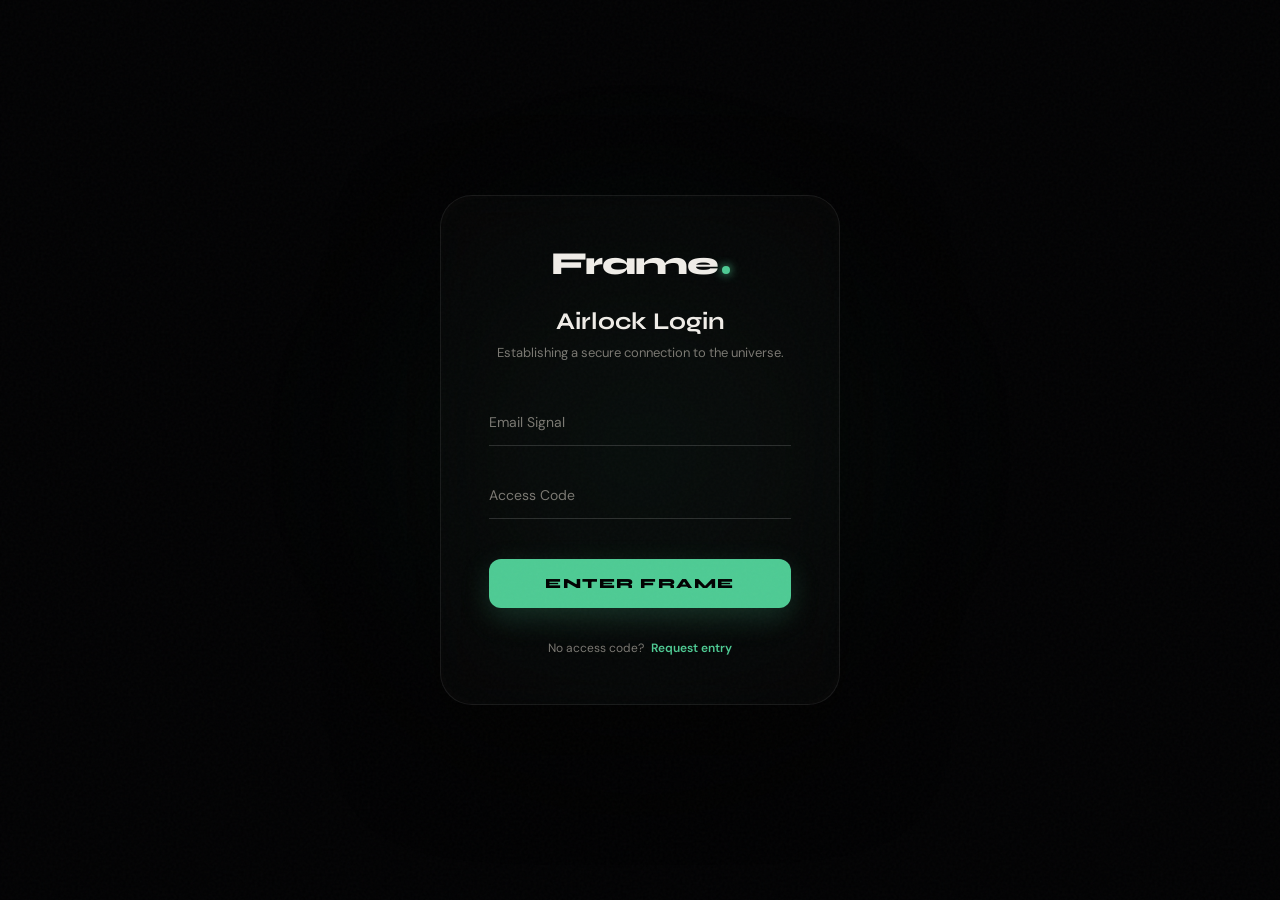
<file: index.html>
<!DOCTYPE html>
<html lang="en">

<head>
  <meta charset="UTF-8">
  <meta name="viewport" content="width=device-width, initial-scale=1.0">
  <title>Frame — Creative Network</title>

  <!-- Core Styles -->
  <link rel="stylesheet" href="css/global.css">
  <link rel="stylesheet" href="css/components/nav.css">
  <link rel="stylesheet" href="css/pages/index.css">
  <script src="js/guard.js"></script>
</head>

<body>

  <!-- Dynamic Navigation -->
  <div id="nav-placeholder"></div>

  <!-- APP LAYOUT -->
  <div class="app">

    <!-- LEFT SIDEBAR -->
    <aside class="sidebar">
      <div class="profile-card">
        <div class="profile-banner"></div>
        <div class="profile-info">
          <div class="profile-avatar-wrap">
            <div class="profile-avatar">A</div>
          </div>
          <div class="profile-name">Arjun Mehta</div>
          <div class="profile-role">Film Director</div>
          <div class="profile-stats">
            <div class="stat">
              <div class="stat-num" id="sidebar-stat-connections">142</div>
              <div class="stat-label">Connects</div>
            </div>
            <div class="stat">
              <div class="stat-num" id="sidebar-stat-projects">38</div>
              <div class="stat-label">Projects</div>
            </div>
            <div class="stat">
              <div class="stat-num" id="sidebar-stat-views">4.2k</div>
              <div class="stat-label">Views</div>
            </div>
          </div>
        </div>
      </div>

      <div class="sidebar-section">
        <div class="sidebar-title">Navigate</div>
        <div class="nav-link active"><span class="icon">🎬</span> Feed</div>
        <a href="myprofile.html" class="nav-link"><span class="icon">👤</span> My Profile</a>
        <a href="portfolio.html" class="nav-link"><span class="icon">🗂️</span> Portfolio</a>
        <a href="network.html" class="nav-link"><span class="icon">👥</span> My Network</a>
        <a href="messages.html" class="nav-link"><span class="icon">💬</span> Messages <span class="badge">3</span></a>
        <a href="explore.html" class="nav-link"><span class="icon">🔍</span> Explore Roles</a>
      </div>

      <div class="sidebar-section">
        <div class="sidebar-title">My Roles</div>
        <div class="nav-link"><span class="icon">🎞️</span> Director</div>
        <div class="nav-link"><span class="icon">✂️</span> Seeking Editors</div>
        <div class="nav-link"><span class="icon">🎨</span> Seeking DOP</div>
      </div>

      <div class="sidebar-section">
        <div class="sidebar-title">Discover</div>
        <div class="nav-link"><span class="icon">🏆</span> Featured Work</div>
        <div class="nav-link"><span class="icon">🤝</span> Open Collabs <span class="badge">12</span></div>
        <div class="nav-link"><span class="icon">🌐</span> Communities</div>
      </div>
    </aside>

    <!-- MAIN FEED -->
    <main class="feed">
      <div class="feed-header">
        <h2 class="feed-title syne">Personal Feed</h2>
        <p class="feed-subtitle">Activity from your creative circle and connections.</p>
      </div>

      <div class="feed-filters">
        <button class="filter-btn active">All</button>
        <button class="filter-btn">Film & Video</button>
        <button class="filter-btn">Design</button>
        <button class="filter-btn">Photography</button>
        <button class="filter-btn">Music</button>
        <button class="filter-btn">Collabs Open</button>
      </div>

      <!-- COMPOSE -->
      <div class="compose-box">
        <div class="compose-top">
          <div class="post-avatar" style="background: linear-gradient(135deg, #e8c97e, #c46b3a);">A</div>
          <textarea class="compose-input" placeholder="Share your work, thoughts, or open a collab…"></textarea>
        </div>
        <div class="compose-actions">
          <button class="compose-action">🎬 Video</button>
          <button class="compose-action">🖼️ Photo</button>
          <button class="compose-action">🤝 Collab</button>
          <button class="post-btn">Post</button>
        </div>
      </div>

      <!-- DYNAMIC FEED CONTAINER -->
      <div id="feed-container"></div>

      <!-- POST 1 — Video (Removed and handled by feed.js) -->
      <!-- Posts removed for dynamic loading -->

    </main>

    <!-- RIGHT PANEL -->
    <aside class="right-panel">

      <!-- Suggested Connections -->
      <div class="panel-card">
        <div class="panel-title">
          People to Connect <a>See all</a>
        </div>

        <div class="suggest-item">
          <div class="suggest-avatar" style="background: linear-gradient(135deg, #78b4f5, #2c5fa0);">V</div>
          <div class="suggest-info">
            <div class="suggest-name">Vikram Anand</div>
            <div class="suggest-role">Film Editor</div>
            <div class="suggest-mutual">3 mutual connects</div>
          </div>
          <button class="connect-btn">Connect</button>
        </div>

        <div class="suggest-item">
          <div class="suggest-avatar" style="background: linear-gradient(135deg, #f5c878, #c47820);">M</div>
          <div class="suggest-info">
            <div class="suggest-name">Meera Joshi</div>
            <div class="suggest-role">Sound Designer</div>
            <div class="suggest-mutual">5 mutual connects</div>
          </div>
          <button class="connect-btn">Connect</button>
        </div>

        <div class="suggest-item">
          <div class="suggest-avatar" style="background: linear-gradient(135deg, #a0e878, #3a8020);">D</div>
          <div class="suggest-info">
            <div class="suggest-name">Dev Kulkarni</div>
            <div class="suggest-role">Colorist · VFX</div>
            <div class="suggest-mutual">2 mutual connects</div>
          </div>
          <button class="connect-btn">Connect</button>
        </div>

        <div class="suggest-item">
          <div class="suggest-avatar" style="background: linear-gradient(135deg, #e87878, #a02020);">N</div>
          <div class="suggest-info">
            <div class="suggest-name">Naina Reddy</div>
            <div class="suggest-role">Screenwriter</div>
            <div class="suggest-mutual">7 mutual connects</div>
          </div>
          <button class="connect-btn">Connect</button>
        </div>

      </div>

      <!-- Trending -->
      <div class="panel-card">
        <div class="panel-title">
          Trending on Frame <a>Explore</a>
        </div>

        <div class="trend-item">
          <div class="trend-num">1</div>
          <div class="trend-info">
            <div class="trend-tag">#IndieCinema</div>
            <div class="trend-count">2.4k posts this week</div>
          </div>
        </div>
        <div class="trend-item">
          <div class="trend-num">2</div>
          <div class="trend-info">
            <div class="trend-tag">#MotionDesign</div>
            <div class="trend-count">1.8k posts this week</div>
          </div>
        </div>
        <div class="trend-item">
          <div class="trend-num">3</div>
          <div class="trend-info">
            <div class="trend-tag">#OpenToCollab</div>
            <div class="trend-count">1.2k posts this week</div>
          </div>
        </div>
        <div class="trend-item">
          <div class="trend-num">4</div>
          <div class="trend-info">
            <div class="trend-tag">#SoundDesign</div>
            <div class="trend-count">980 posts this week</div>
          </div>
        </div>
      </div>

      <!-- Opportunities -->
      <div class="panel-card">
        <div class="panel-title">
          Open Opportunities <a>Browse all</a>
        </div>

        <div class="opp-item">
          <div class="opp-title">Editor needed — Short Film</div>
          <div class="opp-meta">Posted by Aryan Das · Mumbai</div>
          <span class="opp-badge collab">Collab</span>
        </div>
        <div class="opp-item">
          <div class="opp-title">Colorist for Music Video</div>
          <div class="opp-meta">Posted by Label Zero · Bangalore</div>
          <span class="opp-badge hire">Paid</span>
        </div>
        <div class="opp-item">
          <div class="opp-title">DOP for Brand Campaign</div>
          <div class="opp-meta">Posted by Craft Studio · Delhi</div>
          <span class="opp-badge hire">Paid</span>
        </div>

      </div>

    </aside>

  </div>

  <script>
    // Filter buttons
    document.querySelectorAll('.filter-btn').forEach(btn => {
      btn.addEventListener('click', () => {
        document.querySelectorAll('.filter-btn').forEach(b => b.classList.remove('active'));
        btn.classList.add('active');
      });
    });

    // Connect buttons
    document.querySelectorAll('.connect-btn, .connect-btn-sm').forEach(btn => {
      btn.addEventListener('click', function () {
        if (this.textContent.trim() === 'Connect' || this.textContent.trim() === '+ Connect') {
          this.textContent = '✓ Connected';
          this.style.background = 'rgba(232,201,126,0.1)';
          this.style.color = 'var(--accent)';
          this.style.cursor = 'default';
        }
      });
    });

    // Like buttons
    document.querySelectorAll('.action-btn').forEach(btn => {
      if (btn.textContent.includes('❤️')) {
        btn.addEventListener('click', function () {
          this.classList.toggle('liked');
        });
      }
    });

    // Compose expand
    document.querySelector('.compose-input').addEventListener('focus', function () {
      this.style.height = '80px';
    });

    // Nav links
    document.querySelectorAll('.nav-link').forEach(link => {
      link.addEventListener('click', function () {
        document.querySelectorAll('.nav-link').forEach(l => l.classList.remove('active'));
        this.classList.add('active');
      });
    });
  </script>
  <!-- Scripts -->
  <script src="js/api.js"></script>
  <script src="js/user-sync.js"></script>
  <script src="js/feed.js"></script>
  <script src="js/components.js"></script>
  <script src="js/transitions.js"></script>`n
</body>

</html>
</file>
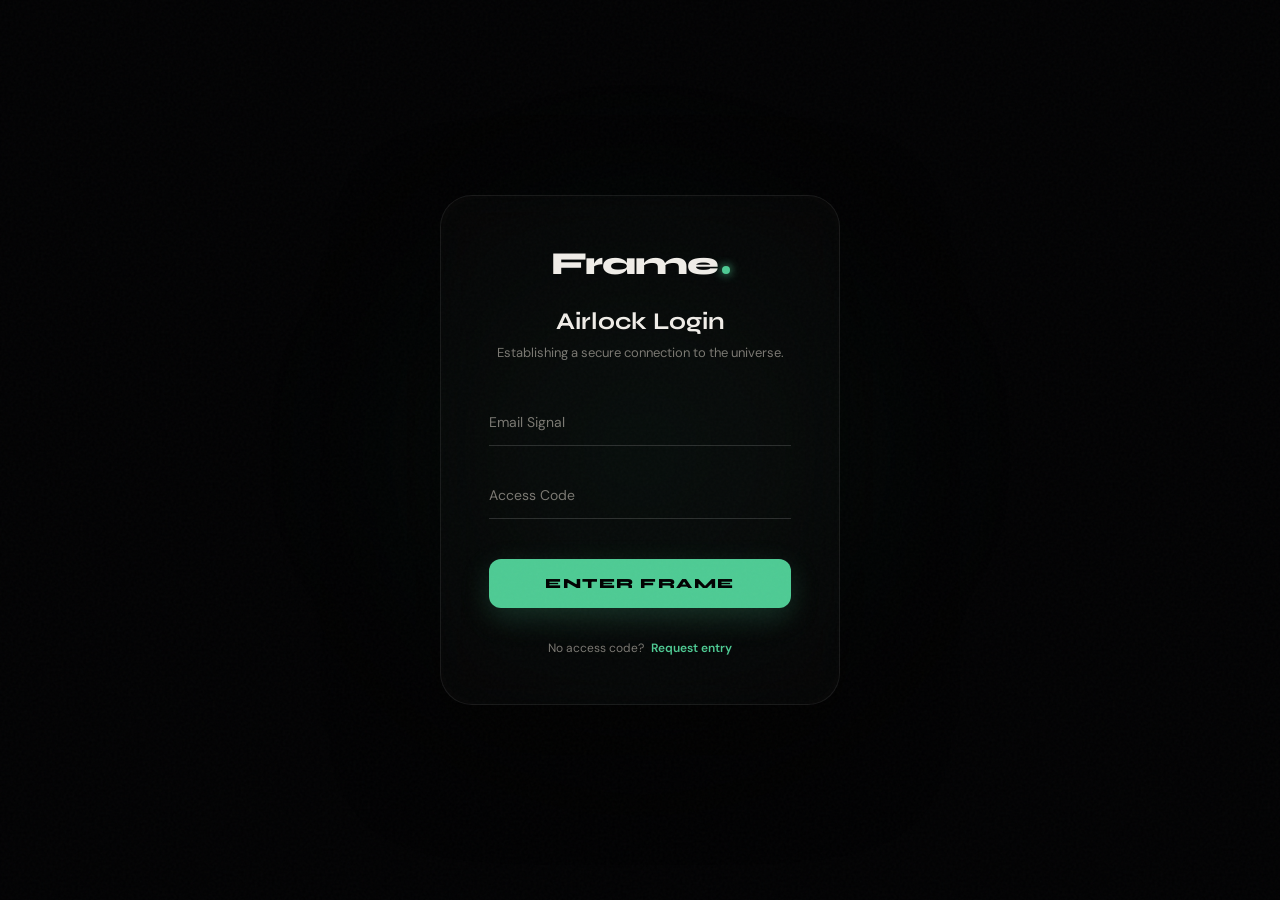
<file: auth.html>
<!DOCTYPE html>
<html lang="en">
<head>
    <meta charset="UTF-8">
    <meta name="viewport" content="width=device-width, initial-scale=1.0">
    <title>Airlock — InFrame Entry</title>
    
    <!-- Core Styles -->
    <link rel="stylesheet" href="css/global.css">
    <link rel="stylesheet" href="css/pages/auth.css">
    <script src="js/guard.js"></script>
</head>
<body class="airlock-body">

    <!-- Background Cinematic Glow -->
    <div class="airlock-glow"></div>

    <main class="airlock-container">
        <div class="airlock-panel">
            <header class="airlock-header">
                <div class="logo-large syne">Frame<span></span></div>
                <h1 class="syne" id="authTitle">Airlock Login</h1>
                <p id="authSubtitle">Establishing a secure connection to the universe.</p>
            </header>

            <form id="authForm" class="airlock-form">
                <div class="input-group" id="nameGroup" style="display: none;">
                    <input type="text" id="fullName" placeholder=" " autocomplete="name">
                    <label for="fullName">Full Name</label>
                </div>

                <div class="input-group">
                    <input type="email" id="email" required placeholder=" " autocomplete="email">
                    <label for="email">Email Signal</label>
                </div>

                <div class="input-group">
                    <input type="password" id="password" required placeholder=" " autocomplete="current-password">
                    <label for="password">Access Code</label>
                </div>

                <div id="errorMessage" class="error-glow" style="display: none;"></div>

                <button type="submit" class="btn-entry syne" id="submitBtn">Enter Frame</button>
            </form>

            <footer class="airlock-footer">
                <p id="toggleText">No access code? <a href="#" id="authToggle">Request entry</a></p>
            </footer>
        </div>
    </main>

    <script src="js/auth.js"></script>
</body>
</html>
</file>
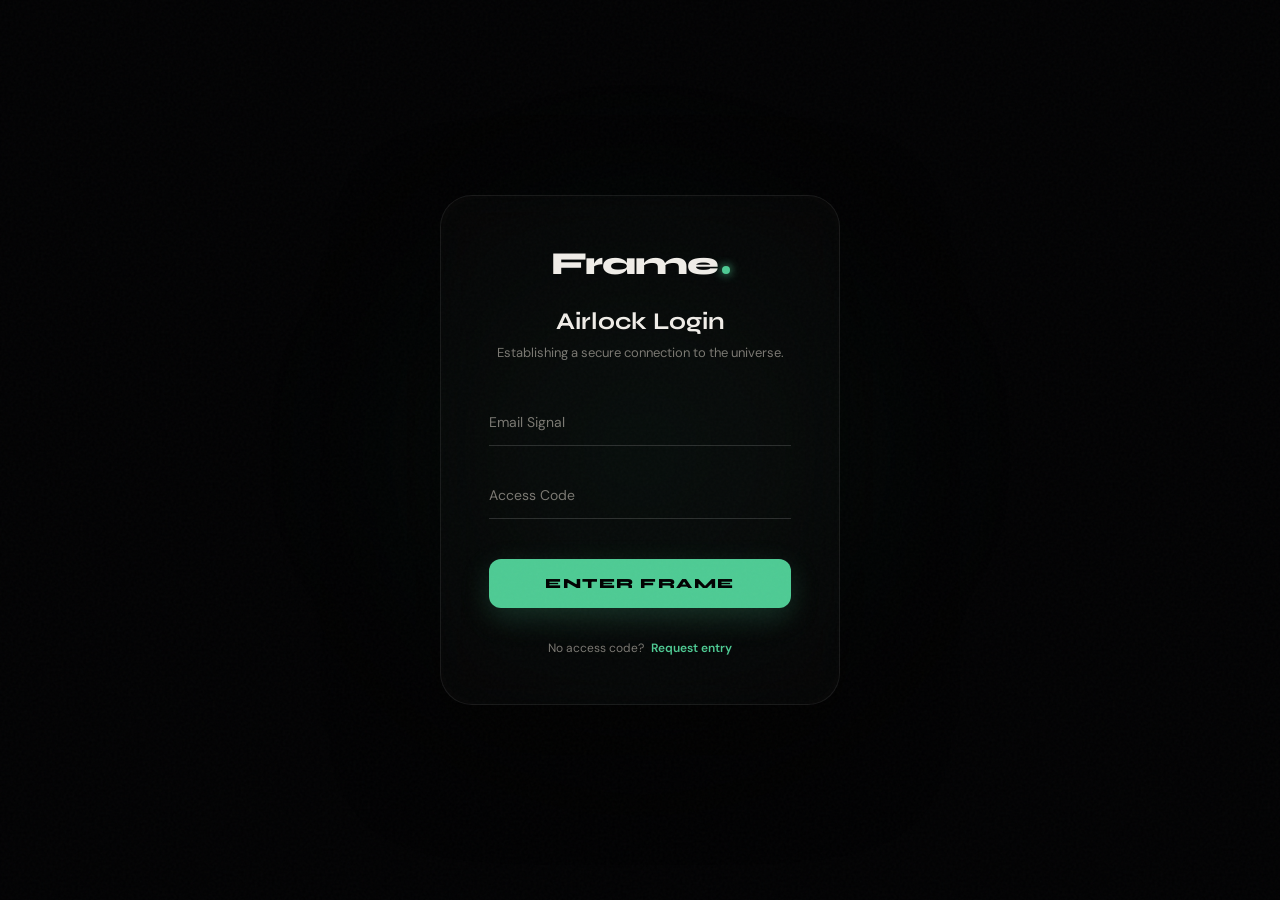
<file: explore.html>
<!DOCTYPE html>
<html lang="en">

<head>
    <meta charset="UTF-8">
    <meta name="viewport" content="width=device-width, initial-scale=1.0">
    <title>Explore — Frame Universe</title>

    <!-- Core Styles -->
    <link rel="stylesheet" href="css/global.css">
    <link rel="stylesheet" href="css/components/nav.css">
    <link rel="stylesheet" href="css/components/hud.css">
    <link rel="stylesheet" href="css/pages/explore.css">
    <script src="js/guard.js"></script>
</head>

<body>

    <!-- Dynamic Navigation -->
    <div id="nav-placeholder"></div>

    <!-- EXPLORE HUD -->
    <header class="explore-hud">
        <div class="hud-container">
            <div class="filter-track" id="filterTrack">
                <button class="filter-pill active">For You</button>
                <button class="filter-pill">Trending</button>
                <button class="filter-pill">Cinematography</button>
                <button class="filter-pill">VFX Breakdown</button>
                <button class="filter-pill">Sound Design</button>
                <button class="filter-pill">Color Grading</button>
                <button class="filter-pill">Behind the Scenes</button>
            </div>
        </div>
    </header>

    <!-- MASONRY UNIVERSE -->
    <main class="masonry-universe" id="masonryUniverse">
        <!-- Node 1: 16:9 -->
        <div class="explore-node reveal-node" style="--delay: 0.1s">
            <div class="node-media v1" style="aspect-ratio: 16/9">🎬</div>
            <div class="node-overlay">
                <a href="profile.html" class="creator-mini-link" style="text-decoration: none;">
                    <div class="creator-mini">
                        <div class="mini-avatar">R</div>
                        <div class="mini-info">
                            <span class="mini-name">Riya Nair</span>
                            <div class="avail-indicator">
                                <div class="avail-dot"></div>
                                <span>Open to Collab</span>
                            </div>
                        </div>
                    </div>
                </a>
            </div>
            <div class="node-content">
                <div class="node-tags">
                    <span>#16mmFilm</span>
                    <span>#ArriAlexa</span>
                </div>
                <button class="btn-cast-glow">Cast</button>
            </div>
        </div>

        <!-- Node 2: 9:16 -->
        <div class="explore-node reveal-node" style="--delay: 0.2s">
            <div class="node-media v2" style="aspect-ratio: 9/16">📷</div>
            <div class="node-overlay">
                <a href="profile.html" class="creator-mini-link" style="text-decoration: none;">
                    <div class="creator-mini">
                        <div class="mini-avatar" style="background: var(--accent-alt)">M</div>
                        <div class="mini-info">
                            <span class="mini-name">Mehak Arora</span>
                            <div class="avail-indicator">
                                <div class="avail-dot"></div>
                                <span>Open to Collab</span>
                            </div>
                        </div>
                    </div>
                </a>
            </div>
            <div class="node-content">
                <div class="node-tags">
                    <span>#Directing</span>
                    <span>#Experimental</span>
                </div>
                <button class="btn-cast-glow">Cast</button>
            </div>
        </div>

        <!-- Node 3: 4:3 -->
        <div class="explore-node reveal-node" style="--delay: 0.3s">
            <div class="node-media v3" style="aspect-ratio: 4/3">🎞️</div>
            <div class="node-overlay">
                <a href="profile.html" class="creator-mini-link" style="text-decoration: none;">
                    <div class="creator-mini">
                        <div class="mini-avatar" style="background: #a07ee8">S</div>
                        <div class="mini-info">
                            <span class="mini-name">Siddharth Roy</span>
                            <div class="avail-indicator">
                                <div class="avail-dot"></div>
                                <span>Open to Collab</span>
                            </div>
                        </div>
                    </div>
                </a>
            </div>
            <div class="node-content">
                <div class="node-tags">
                    <span>#ColorGrade</span>
                    <span>#DaVinci</span>
                </div>
                <button class="btn-cast-glow">Cast</button>
            </div>
        </div>

        <!-- Node 4: 1:1 -->
        <div class="explore-node reveal-node" style="--delay: 0.4s">
            <div class="node-media v4" style="aspect-ratio: 1/1">✨</div>
            <div class="node-overlay">
                <a href="profile.html" class="creator-mini-link" style="text-decoration: none;">
                    <div class="creator-mini">
                        <div class="mini-avatar" style="background: #e8c97e">K</div>
                        <div class="mini-info">
                            <span class="mini-name">Karan J.</span>
                            <div class="avail-indicator">
                                <div class="avail-dot"></div>
                                <span>Open to Collab</span>
                            </div>
                        </div>
                    </div>
                </a>
            </div>
            <div class="node-content">
                <div class="node-tags">
                    <span>#UnrealEngine</span>
                    <span>#VFX</span>
                </div>
                <button class="btn-cast-glow">Cast</button>
            </div>
        </div>

        <!-- Node 5: 16:9 -->
        <div class="explore-node reveal-node" style="--delay: 0.5s">
            <div class="node-media v5" style="aspect-ratio: 16:9">🌿</div>
            <div class="node-overlay">
                <a href="profile.html" class="creator-mini-link" style="text-decoration: none;">
                    <div class="creator-mini">
                        <div class="mini-avatar">V</div>
                        <div class="mini-info">
                            <span class="mini-name">Varun M.</span>
                            <div class="avail-indicator">
                                <div class="avail-dot"></div>
                                <span>Open to Collab</span>
                            </div>
                        </div>
                    </div>
                </a>
            </div>
            <div class="node-content">
                <div class="node-tags">
                    <span>#SoundDesign</span>
                    <span>#Ambient</span>
                </div>
                <button class="btn-cast-glow">Cast</button>
            </div>
        </div>

        <!-- Node 6: 4:5 -->
        <div class="explore-node reveal-node" style="--delay: 0.6s">
            <div class="node-media v1" style="aspect-ratio: 4/5">🎭</div>
            <div class="node-overlay">
                <a href="profile.html" class="creator-mini-link" style="text-decoration: none;">
                    <div class="creator-mini">
                        <div class="mini-avatar">D</div>
                        <div class="mini-info">
                            <span class="mini-name">Deepika P.</span>
                            <div class="avail-indicator">
                                <div class="avail-dot"></div>
                                <span>Open to Collab</span>
                            </div>
                        </div>
                    </div>
                </a>
            </div>
            <div class="node-content">
                <div class="node-tags">
                    <span>#ArtDirection</span>
                    <span>#SetDesign</span>
                </div>
                <button class="btn-cast-glow">Cast</button>
            </div>
        </div>

        <!-- Node 7: 9:16 -->
        <div class="explore-node reveal-node" style="--delay: 0.7s">
            <div class="node-media v2" style="aspect-ratio: 9/16">🔥</div>
            <div class="node-overlay">
                <a href="profile.html" class="creator-mini-link" style="text-decoration: none;">
                    <div class="creator-mini">
                        <div class="mini-avatar">A</div>
                        <div class="mini-info">
                            <span class="mini-name">Aryan K.</span>
                            <div class="avail-indicator">
                                <div class="avail-dot"></div>
                                <span>Open to Collab</span>
                            </div>
                        </div>
                    </div>
                </a>
            </div>
            <div class="node-content">
                <div class="node-tags">
                    <span>#Motion</span>
                    <span>#AfterEffects</span>
                </div>
                <button class="btn-cast-glow">Cast</button>
            </div>
        </div>
    </main>

    <!-- CASTING MODAL (Hologram Overlay) -->
    <div id="casting-modal" class="hologram-overlay hidden">
        <div class="hologram-modal">
            <button class="modal-close" id="closeModal">×</button>
            <header class="hologram-header">
                <h2 class="syne">Casting Call</h2>
                <p>Establishing a direct signal with this creative node.</p>
            </header>

            <form class="hologram-form" onsubmit="return false;">
                <div class="terminal-group">
                    <label>Project Name</label>
                    <input type="text" placeholder="ENTER_PROJECT_TITLE">
                </div>

                <div class="terminal-group">
                    <label>Role Needed</label>
                    <input type="text" placeholder="ENTER_TARGET_ROLE">
                </div>

                <div class="terminal-group">
                    <label>Signal Message</label>
                    <textarea placeholder="DESCRIBE_YOUR_VISION"></textarea>
                </div>

                <button class="btn-glow-send">Send Casting Call</button>
            </form>
        </div>
    </div>

    <!-- Scripts -->
    <script src="js/api.js"></script>
    <script src="js/user-sync.js"></script>
    <script src="js/components.js"></script>
    <script src="js/hud.js"></script>
    <script src="js/explore.js"></script>
    <script src="js/transitions.js"></script>
</body>

</html>
</file>
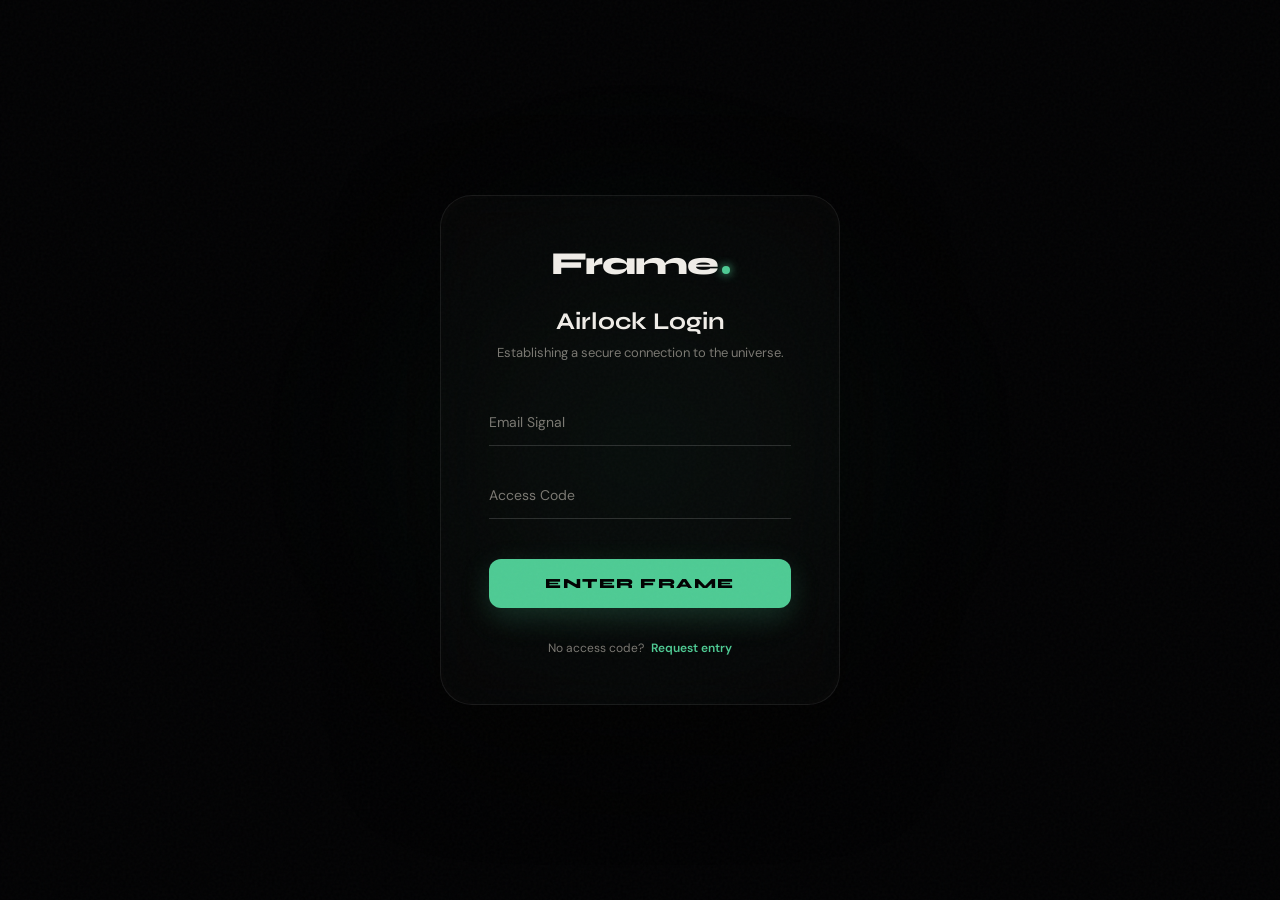
<file: messages.html>
<!DOCTYPE html>
<html lang="en">
<head>
    <meta charset="UTF-8">
    <meta name="viewport" content="width=device-width, initial-scale=1.0">
    <title>Signals — Frame</title>
    
    <!-- Core Styles -->
    <link rel="stylesheet" href="css/global.css">
    <link rel="stylesheet" href="css/components/nav.css">
    <link rel="stylesheet" href="css/pages/messages.css">
    <script src="js/guard.js"></script>
</head>
<body>

    <!-- Dynamic Navigation -->
    <div id="nav-placeholder"></div>

    <main class="signals-scene">
        
        <!-- SIGNALS LIST: Floating Conversation Sidebar -->
        <section class="signals-list">
            <header class="list-header">
                <h2 class="syne">Signals</h2>
            </header>
            
            <div class="signals-scroll">
                <!-- Active Signal -->
                <div class="signal-item active">
                    <div class="item-avatar">M</div>
                    <div class="item-info">
                        <div class="item-top">
                            <span class="item-name">Mehak Arora</span>
                            <span class="item-time">2m ago</span>
                        </div>
                        <div class="item-last">Interested in the DOP role?</div>
                    </div>
                </div>

                <!-- Signal 2 -->
                <div class="signal-item">
                    <div class="item-avatar" style="background: linear-gradient(135deg, #e87e8a, #802030);">S</div>
                    <div class="item-info">
                        <div class="item-top">
                            <span class="item-name">Siddharth Roy</span>
                            <span class="item-time">1h ago</span>
                        </div>
                        <div class="item-last">The color grade looks sick!</div>
                    </div>
                </div>

                <!-- Signal 3 -->
                <div class="signal-item">
                    <div class="item-avatar" style="background: linear-gradient(135deg, #a07ee8, #402080);">V</div>
                    <div class="item-info">
                        <div class="item-top">
                            <span class="item-name">Varun Mehta</span>
                            <span class="item-time">Yesterday</span>
                        </div>
                        <div class="item-last">Sent you the sound stems.</div>
                    </div>
                </div>

                <!-- Signal 4 -->
                <div class="signal-item">
                    <div class="item-avatar" style="background: linear-gradient(135deg, #e8c97e, #907020);">K</div>
                    <div class="item-info">
                        <div class="item-top">
                            <span class="item-name">Karan Johar</span>
                            <span class="item-time">2d ago</span>
                        </div>
                        <div class="item-last">Let's discuss the TVC budget.</div>
                    </div>
                </div>
            </div>
        </section>

        <!-- SIGNAL THREAD: Floating Chat Thread -->
        <section class="signal-thread">
            <header class="thread-header">
                <div class="active-avatar">M</div>
                <div style="flex: 1">
                    <h3 class="syne" style="font-size: 18px">Mehak Arora</h3>
                    <div style="display: flex; align-items: center; gap: 6px; margin-top: 2px">
                        <div class="active-status"></div>
                        <span style="font-size: 11px; color: var(--accent-alt)">ACTIVE NOW</span>
                    </div>
                </div>
                <div class="nav-icon" style="font-size: 18px">⚙️</div>
            </header>

            <div class="messages-area" id="messagesArea">
                <div class="msg msg-received">Hey! I saw your recent work on Frame. Really impressive cinematography.</div>
                <div class="msg msg-sent">Thanks, Mehak! Much appreciated. Are you working on any new projects?</div>
                <div class="msg msg-received">Actually yes, we're looking for a DOP for a short film next month. Interested?</div>
            </div>

            <footer class="input-area">
                <div class="input-container">
                    <input type="text" id="messageInput" placeholder="Transmit a signal…">
                </div>
                <button class="send-btn" id="sendBtn">✦</button>
            </footer>
        </section>

    </main>

    <!-- Scripts -->
    <script src="js/api.js"></script>
    <script src="js/user-sync.js"></script>
    <script src="js/components.js"></script>
    <script src="js/messages.js"></script>
    <script src="js/transitions.js"></script>`n</body>
</html>
</file>
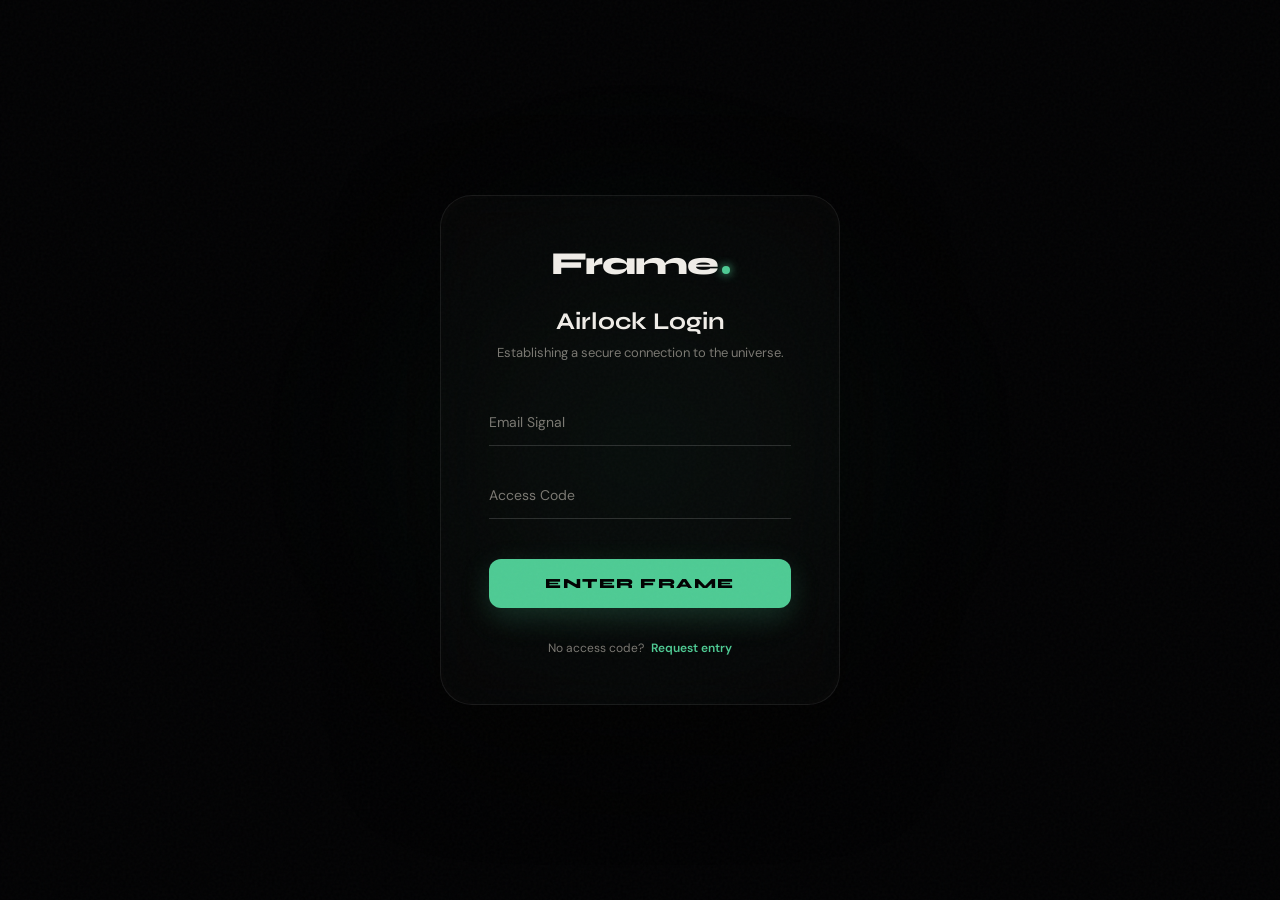
<file: myprofile.html>
<!DOCTYPE html>
<html lang="en">

<head>
  <meta charset="UTF-8">
  <meta name="viewport" content="width=device-width, initial-scale=1.0">
  <title>Riya Nair — Frame Profile</title>

  <!-- Core Styles -->
  <link rel="stylesheet" href="css/global.css">
  <link rel="stylesheet" href="css/components/nav.css">
  <link rel="stylesheet" href="css/pages/profile.css">
  <script src="js/guard.js"></script>
</head>

<body>

  <!-- Dynamic Navigation -->
  <div id="nav-placeholder"></div>

  <div class="hero">
    <div class="hero-bg"></div>
    <div class="hero-grid"></div>
    <div class="hero-glow"></div>
    <div class="hero-glow2"></div>
    <div class="film-strip">
      <div class="film-col">
        <div class="film-frame"></div>
        <div class="film-frame"></div>
        <div class="film-frame"></div>
        <div class="film-frame"></div>
        <div class="film-frame"></div>
      </div>
      <div class="film-col">
        <div class="film-frame"></div>
        <div class="film-frame"></div>
        <div class="film-frame"></div>
        <div class="film-frame"></div>
        <div class="film-frame"></div>
      </div>
      <div class="film-col">
        <div class="film-frame"></div>
        <div class="film-frame"></div>
        <div class="film-frame"></div>
        <div class="film-frame"></div>
        <div class="film-frame"></div>
      </div>
    </div>
    <div class="profile-identity">
      <div class="avatar-ring">
        <div class="avatar-inner">R</div>
        <div class="avail-dot-hero"></div>
      </div>
      <div class="identity-text">
        <div class="profile-name" id="profile-hero-name">Test Nair</div>
        <div class="profile-tagline" id="profile-hero-role">Cinematographer · Director of Photography</div>
        <div class="profile-meta">
          <span id="profile-hero-location">📍 Mumbai, India</span>
          <span style="color:var(--border2)">·</span>
          <span>🎬 6 years experience</span>
          <span style="color:var(--border2)">·</span>
          <span style="color:var(--accent2)">● Open to work</span>
        </div>
      </div>
      <div class="hero-actions">
        <button class="btn-outline">Share Profile</button>
        <button class="btn-outline">↓ Showreel</button>
      </div>
    </div>
  </div>

  <div class="stats-bar">
    <div class="stat-item">
      <div class="stat-num" id="stat-connections">0</div>
      <div class="stat-label">Connections</div>
    </div>
    <div class="stat-item">
      <div class="stat-num" id="stat-projects">0</div>
      <div class="stat-label">Projects</div>
    </div>
    <div class="stat-item">
      <div class="stat-num" id="stat-views">0</div>
      <div class="stat-label">Profile Views</div>
    </div>
    <div class="stat-item">
      <div class="stat-num" id="stat-credits">0</div>
      <div class="stat-label">Festival Credits</div>
    </div>
    <div class="stat-item">
      <div class="stat-num" id="stat-response-rate">0%</div>
      <div class="stat-label">Response Rate</div>
    </div>
  </div>

  <div class="main">
    <div class="content">
      <div class="tabs">
        <div class="tab active">About</div>
        <div class="tab">Portfolio</div>
        <div class="tab">Credits</div>
        <div class="tab">Posts</div>
      </div>

      <!-- ABOUT -->
      <div class="section" style="animation-delay:0.05s">
        <div class="section-header">
          <div class="section-title">About</div>
        </div>
        <p class="about-text">I'm a cinematographer and DOP based in Mumbai with 6 years of experience across indie
          films, documentaries, music videos, and commercial productions. I'm drawn to stories that live in natural
          light — the grain, the imperfection, the honesty of film aesthetics even when shooting digital.</p>
        <p class="about-text">My visual language is rooted in observational documentary, but I bring that sensibility
          into narrative work. Currently seeking collaborations with directors working on feature films, short films, or
          long-form docs. Let's make something lasting.</p>
        <div class="skills-grid" id="profile-skills-container"></div>
      </div>

      <!-- PORTFOLIO PREVIEW -->
      <div class="section" style="animation-delay:0.1s">
        <div class="section-header">
          <div class="section-title">Featured Work</div>
          <a href="portfolio.html" target="_blank" class="section-action" style="text-decoration:none;">View All →</a>
        </div>
        <div class="portfolio-grid" id="portfolio-grid">
          <!-- Dynamic Items Inject Here -->
        </div>
      </div>

      <!-- CREDITS -->
      <div class="section" style="animation-delay:0.15s">
        <div class="section-header">
          <div class="section-title">Select Credits</div>
          <div class="section-action">Full Credits →</div>
        </div>
        <div>
          <div class="credit-item">
            <div class="credit-year">2024</div>
            <div style="flex:1">
              <div class="credit-role">Director of Photography</div>
              <div class="credit-project">"The Salt Farmers of Rann"</div>
              <div class="credit-detail">Dir. Mehak Arora · Short Film · 22 min</div>
            </div>
            <div class="cbadge f">MAMI 2024</div>
          </div>
          <div class="credit-item">
            <div class="credit-year">2024</div>
            <div style="flex:1">
              <div class="credit-role">Director + DOP</div>
              <div class="credit-project">"Slow Burn" — Aakash</div>
              <div class="credit-detail">Music Video · Independent</div>
            </div>
            <div class="cbadge c">Music Video</div>
          </div>
          <div class="credit-item">
            <div class="credit-year">2023</div>
            <div style="flex:1">
              <div class="credit-role">Director of Photography</div>
              <div class="credit-project">"Monsoon Letters"</div>
              <div class="credit-detail">Dir. Rohan Sen · Documentary · 48 min</div>
            </div>
            <div class="cbadge f">IDFA Selected</div>
          </div>
          <div class="credit-item">
            <div class="credit-year">2023</div>
            <div style="flex:1">
              <div class="credit-role">DOP · Commercial</div>
              <div class="credit-project">Fabindia — "Rooted" Campaign</div>
              <div class="credit-detail">Dir. Shirin Kapoor · TVC + Digital</div>
            </div>
            <div class="cbadge c">Commercial</div>
          </div>
          <div class="credit-item">
            <div class="credit-year">2022</div>
            <div style="flex:1">
              <div class="credit-role">Director of Photography</div>
              <div class="credit-project">"Still Water"</div>
              <div class="credit-detail">Dir. Ankit Roy · Short Film · 18 min · Kashish Film Festival</div>
            </div>
            <div class="cbadge f">Festival</div>
          </div>
        </div>
      </div>
    </div>

    <!-- RIGHT SIDEBAR -->
    <aside class="sidebar">
      <div class="side-card" style="animation-delay:0.05s">
        <div class="side-title">Availability</div>
        <div class="availability-status">
          <div class="adot"></div>
          <div>
            <div class="atext">Open to Work</div>
            <div class="asub">From Feb 2025 onwards</div>
          </div>
        </div>
        <div class="avail-types">
          <span class="avail-type">Feature Films</span>
          <span class="avail-type">Short Films</span>
          <span class="avail-type">Documentaries</span>
          <span class="avail-type">Music Videos</span>
        </div>
        <button class="btn-primary" style="width:100%;margin-top:14px;border-radius:10px;padding:10px;">Send Collab
          Request</button>
      </div>

      <div class="side-card" style="animation-delay:0.1s">
        <div class="side-title">Gear & Tools</div>
        <div class="gear-list" id="profile-gear-container"></div>
      </div>

      <div class="side-card" style="animation-delay:0.15s">
        <div class="side-title">284 Connections</div>
        <div class="connects-grid">
          <div class="cface" style="background:linear-gradient(135deg,#4a90d9,#1a4070)">A</div>
          <div class="cface" style="background:linear-gradient(135deg,#d4a06a,#7a4010)">K</div>
          <div class="cface" style="background:linear-gradient(135deg,#7bc67a,#2a6020)">S</div>
          <div class="cface" style="background:linear-gradient(135deg,#e87e8a,#802030)">P</div>
          <div class="cface" style="background:linear-gradient(135deg,#a07ee8,#402080)">V</div>
          <div class="cface" style="background:linear-gradient(135deg,#e8c97e,#907020)">M</div>
          <div class="cface" style="background:linear-gradient(135deg,#7ee8c9,#208060)">D</div>
          <div class="cface" style="background:linear-gradient(135deg,#e8a07e,#904020);font-size:11px">+276</div>
        </div>
        <div style="font-size:12px;color:var(--muted)">Including <span style="color:var(--accent2)">14 mutual
            connections</span> with you</div>
      </div>

      <div class="side-card" style="animation-delay:0.2s">
        <div class="side-title">Find Me Online</div>
        <div id="profile-links-container"></div>
      </div>
    </aside>
  </div>

  <script>
    document.querySelectorAll('.tab').forEach(tab => {
      tab.addEventListener('click', function () {
        document.querySelectorAll('.tab').forEach(t => t.classList.remove('active'));
        this.classList.add('active');
      });
    });

    let connected = false;
    function toggleConnect() {
      connected = !connected;
      const btn = document.getElementById('connectBtn');
      if (connected) {
        btn.textContent = '✓ Connected';
        btn.style.cssText = 'background:rgba(78,203,148,0.12);color:var(--accent2);border:1px solid rgba(78,203,148,0.3);padding:8px 20px;border-radius:100px;font-family:Syne,sans-serif;font-size:12px;font-weight:700;cursor:pointer;';
      } else {
        btn.textContent = '+ Connect';
        btn.style.cssText = 'background:var(--accent2);color:#000;border:none;padding:8px 20px;border-radius:100px;font-family:Syne,sans-serif;font-size:12px;font-weight:700;cursor:pointer;';
      }
    }
  </script>
  <!-- Scripts -->
  <script src="js/api.js"></script>
  <script src="js/user-sync.js"></script>
  <script src="js/components.js"></script>
  <script src="js/transitions.js"></script>
</body>

</html>
</file>
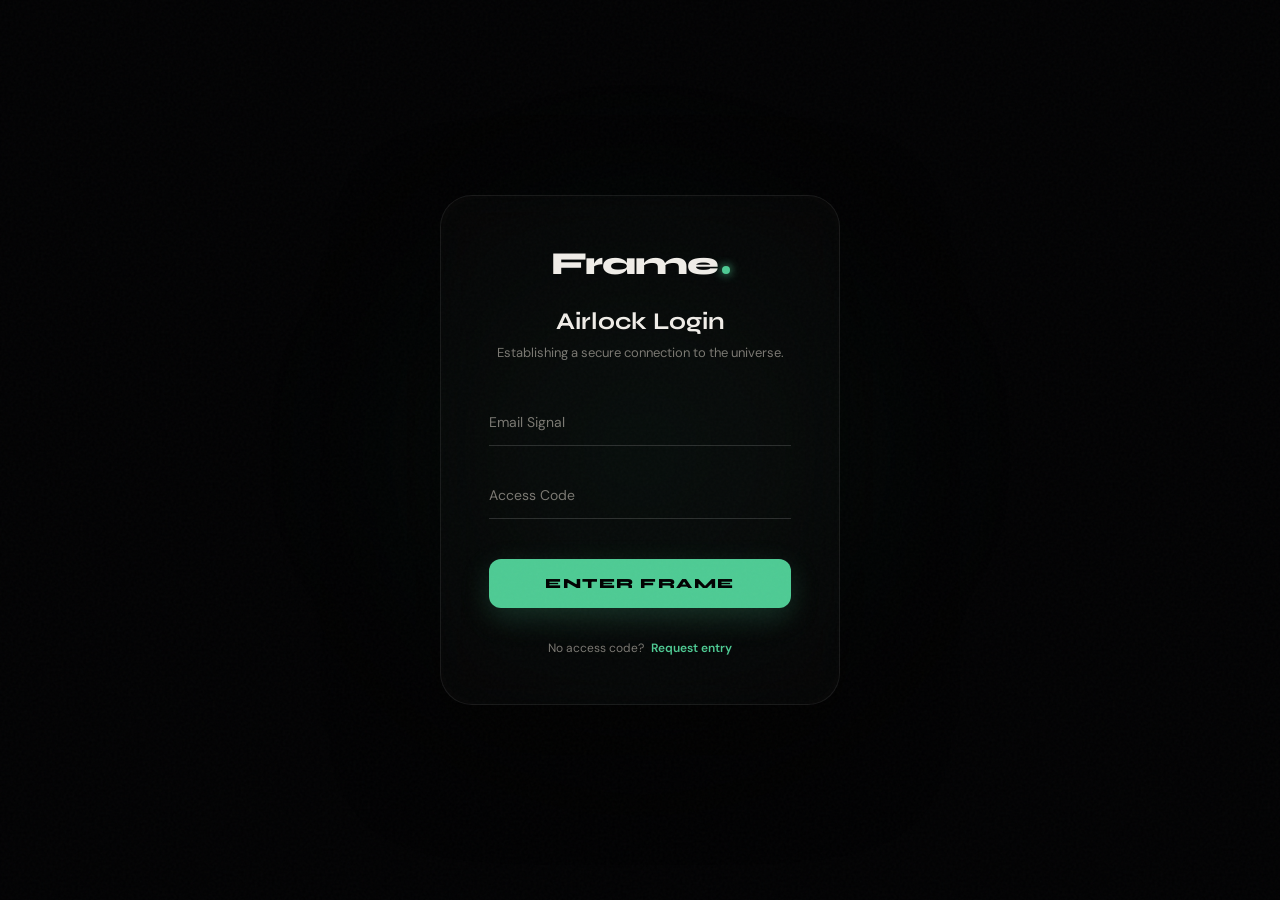
<file: network.html>
<!DOCTYPE html>
<html lang="en">
<head>
    <meta charset="UTF-8">
    <meta name="viewport" content="width=device-width, initial-scale=1.0">
    <title>Network — InFrame</title>
    
    <!-- Core Styles -->
    <link rel="stylesheet" href="css/global.css">
    <link rel="stylesheet" href="css/components/nav.css">
    <link rel="stylesheet" href="css/components/hud.css">
    <link rel="stylesheet" href="css/pages/network.css">
    <script src="js/guard.js"></script>
</head>
<body>

    <!-- Dynamic Navigation -->
    <div id="nav-placeholder"></div>

    <!-- HUD (Secondary Nav) -->
    <header class="explore-hud">
        <div class="hud-container">
            <div class="filter-track" id="filterTrack">
                <button class="filter-pill active">All Creatives</button>
                <button class="filter-pill">Available Now</button>
                <button class="filter-pill">Cinematographers</button>
                <button class="filter-pill">Editors</button>
                <button class="filter-pill">Directors</button>
                <button class="filter-pill">Actors</button>
                <button class="filter-pill">Sound Designers</button>
                <button class="filter-pill">Colorists</button>
                <button class="filter-pill">VFX Artists</button>
            </div>
        </div>
    </header>

    <main class="network-container">
        <header class="network-header">
            <h1 class="syne">Creative Network</h1>
            <p>Connect with the industry's most talented directors, editors, and cinematographers.</p>
        </header>

        <div class="network-grid">
            <!-- User 1 -->
            <a href="profile.html" class="user-card" style="animation-delay: 0.1s;">
                <div class="user-avatar-wrap">
                    <div class="user-avatar">R</div>
                    <div class="user-status"></div>
                </div>
                <div class="user-name">Riya Nair</div>
                <div class="user-role">Cinematographer</div>
                <div class="user-tags">
                    <span class="user-tag">ARRI</span>
                    <span class="user-tag">Documentary</span>
                </div>
                <div class="user-stats">
                    <div class="u-stat"><span class="u-num">284</span><span class="u-label">Connects</span></div>
                    <div class="u-stat"><span class="u-num">42</span><span class="u-label">Projects</span></div>
                </div>
                <button class="card-action">View Profile</button>
            </a>

            <!-- User 2 -->
            <a href="profile.html" class="user-card" style="animation-delay: 0.2s;">
                <div class="user-avatar-wrap" style="--accent: #4ecb94;">
                    <div class="user-avatar" style="background: linear-gradient(135deg, #4ecb94, #2a8c61);">M</div>
                </div>
                <div class="user-name">Mehak Arora</div>
                <div class="user-role">Film Director</div>
                <div class="user-tags">
                    <span class="user-tag">Narrative</span>
                    <span class="user-tag">Indie</span>
                </div>
                <div class="user-stats">
                    <div class="u-stat"><span class="u-num">1.2k</span><span class="u-label">Connects</span></div>
                    <div class="u-stat"><span class="u-num">15</span><span class="u-label">Projects</span></div>
                </div>
                <button class="card-action">View Profile</button>
            </a>

            <!-- User 3 -->
            <a href="profile.html" class="user-card" style="animation-delay: 0.3s;">
                <div class="user-avatar-wrap">
                    <div class="user-avatar" style="background: linear-gradient(135deg, #e87e8a, #802030);">S</div>
                </div>
                <div class="user-name">Siddharth Roy</div>
                <div class="user-role">Editor</div>
                <div class="user-tags">
                    <span class="user-tag">Premiere</span>
                    <span class="user-tag">Colorist</span>
                </div>
                <div class="user-stats">
                    <div class="u-stat"><span class="u-num">540</span><span class="u-label">Connects</span></div>
                    <div class="u-stat"><span class="u-num">68</span><span class="u-label">Projects</span></div>
                </div>
                <button class="card-action">View Profile</button>
            </a>

            <!-- User 4 -->
            <a href="profile.html" class="user-card" style="animation-delay: 0.4s;">
                <div class="user-avatar-wrap">
                    <div class="user-avatar" style="background: linear-gradient(135deg, #a07ee8, #402080);">V</div>
                </div>
                <div class="user-name">Varun Mehta</div>
                <div class="user-role">Sound Designer</div>
                <div class="user-tags">
                    <span class="user-tag">Foley</span>
                    <span class="user-tag">Mixing</span>
                </div>
                <div class="user-stats">
                    <div class="u-stat"><span class="u-num">312</span><span class="u-label">Connects</span></div>
                    <div class="u-stat"><span class="u-num">24</span><span class="u-label">Projects</span></div>
                </div>
                <button class="card-action">View Profile</button>
            </a>

            <!-- User 5 -->
            <a href="profile.html" class="user-card" style="animation-delay: 0.5s;">
                <div class="user-avatar-wrap">
                    <div class="user-avatar" style="background: linear-gradient(135deg, #e8c97e, #907020);">K</div>
                </div>
                <div class="user-name">Karan Johar</div>
                <div class="user-role">Producer</div>
                <div class="user-tags">
                    <span class="user-tag">Mainstream</span>
                    <span class="user-tag">TVC</span>
                </div>
                <div class="user-stats">
                    <div class="u-stat"><span class="u-num">5k+</span><span class="u-label">Connects</span></div>
                    <div class="u-stat"><span class="u-num">120</span><span class="u-label">Projects</span></div>
                </div>
                <button class="card-action">View Profile</button>
            </a>

            <!-- User 6 -->
            <a href="profile.html" class="user-card" style="animation-delay: 0.6s;">
                <div class="user-avatar-wrap">
                    <div class="user-avatar" style="background: linear-gradient(135deg, #7ee8c9, #208060);">D</div>
                </div>
                <div class="user-name">Deepika P.</div>
                <div class="user-role">Art Director</div>
                <div class="user-tags">
                    <span class="user-tag">Production Design</span>
                    <span class="user-tag">Styling</span>
                </div>
                <div class="user-stats">
                    <div class="u-stat"><span class="u-num">890</span><span class="u-label">Connects</span></div>
                    <div class="u-stat"><span class="u-num">34</span><span class="u-label">Projects</span></div>
                </div>
                <button class="card-action">View Profile</button>
            </a>
        </div>
    </main>

    <!-- Scripts -->
    <script src="js/api.js"></script>
    <script src="js/user-sync.js"></script>
    <script src="js/components.js"></script>
    <script src="js/hud.js"></script>
    <script src="js/transitions.js"></script>`n</body>
</html>
</file>
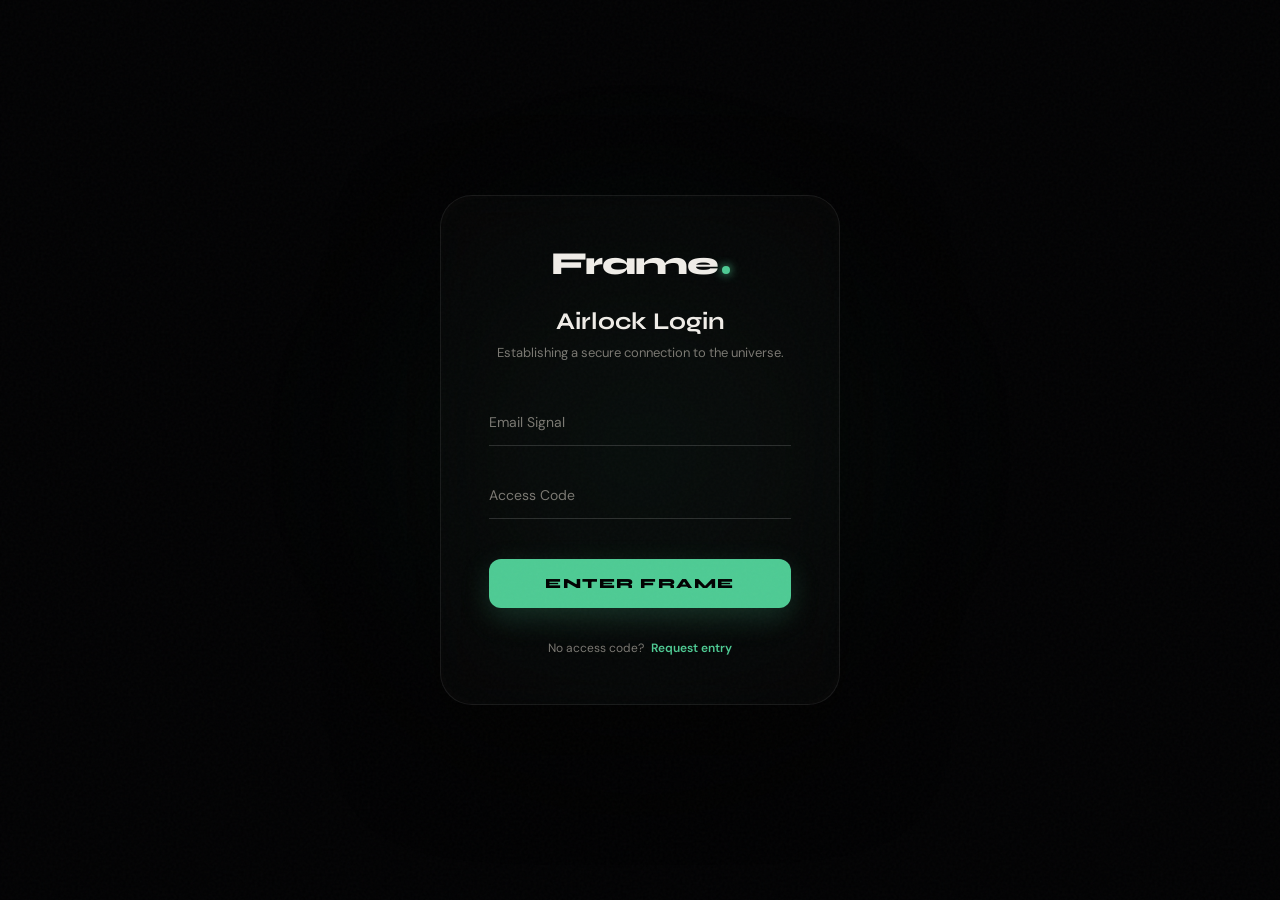
<file: portfolio.html>
<!DOCTYPE html>
<html lang="en">
<head>
    <meta charset="UTF-8">
    <meta name="viewport" content="width=device-width, initial-scale=1.0">
    <title>Riya Nair — All Work · Frame</title>
    <link rel="stylesheet" href="css/global.css">
    <link rel="stylesheet" href="css/components/nav.css">
    <link rel="stylesheet" href="css/components/hud.css">
    <link rel="stylesheet" href="css/pages/portfolio.css">
    <script src="js/guard.js"></script>
</head>
<body>

    <div id="nav-placeholder"></div>

    <!-- HUD: Filter Bar -->
    <header class="explore-hud">
        <div class="hud-container">
            <div class="filter-track" id="filterTrack">
                <button class="filter-pill active">All Work</button>
                <button class="filter-pill">Short Films</button>
                <button class="filter-pill">Documentaries</button>
                <button class="filter-pill">Music Videos</button>
                <button class="filter-pill">Commercials</button>
                <button class="filter-pill">Features</button>
            </div>
        </div>
    </header>

    <!-- CREATOR IDENTITY STRIP -->
    <div class="creator-strip">
        <a href="myprofile.html" class="back-link">← Back to Profile</a>
        <div class="creator-id">
            <div class="strip-avatar">R</div>
            <div>
                <div class="strip-name">Riya Nair</div>
                <div class="strip-role">Cinematographer · Director of Photography</div>
            </div>
        </div>
        <div class="strip-count">42 Projects</div>
    </div>

    <!-- MASONRY PORTFOLIO GRID -->
    <main class="portfolio-masonry" id="portfolioMasonry">

        <div class="port-node reveal-node" style="--delay:0.05s">
            <div class="port-media v1" style="aspect-ratio:16/9">🎬
                <div class="port-over">
                    <div class="port-badge">Short Film · DOP</div>
                    <div class="port-node-title">The Salt Farmers of Rann</div>
                    <div class="port-node-meta">Dir. Mehak Arora · 2024 · MAMI Film Festival</div>
                </div>
            </div>
            <div class="port-node-footer">
                <div>
                    <div class="port-node-name">The Salt Farmers of Rann</div>
                    <div class="port-node-sub">DOP · Short Film · 2024</div>
                </div>
                <span class="port-node-tag festival">MAMI</span>
            </div>
        </div>

        <div class="port-node reveal-node" style="--delay:0.1s">
            <div class="port-media v2" style="aspect-ratio:9/16">📷
                <div class="port-over">
                    <div class="port-badge">Documentary</div>
                    <div class="port-node-title">Monsoon Letters</div>
                    <div class="port-node-meta">Dir. Rohan Sen · 2023 · IDFA Selected</div>
                </div>
            </div>
            <div class="port-node-footer">
                <div>
                    <div class="port-node-name">Monsoon Letters</div>
                    <div class="port-node-sub">DOP · Documentary · 2023</div>
                </div>
                <span class="port-node-tag festival">IDFA</span>
            </div>
        </div>

        <div class="port-node reveal-node" style="--delay:0.15s">
            <div class="port-media v3" style="aspect-ratio:4/3">🎞️
                <div class="port-over">
                    <div class="port-badge">Music Video</div>
                    <div class="port-node-title">Aakash — Slow Burn</div>
                    <div class="port-node-meta">Director + DOP · 2024</div>
                </div>
            </div>
            <div class="port-node-footer">
                <div>
                    <div class="port-node-name">Aakash — Slow Burn</div>
                    <div class="port-node-sub">Director + DOP · Music Video · 2024</div>
                </div>
                <span class="port-node-tag commercial">MV</span>
            </div>
        </div>

        <div class="port-node reveal-node" style="--delay:0.2s">
            <div class="port-media v4" style="aspect-ratio:1/1">🌿
                <div class="port-over">
                    <div class="port-badge">Commercial</div>
                    <div class="port-node-title">Fabindia — Rooted Campaign</div>
                    <div class="port-node-meta">Dir. Shirin Kapoor · 2023</div>
                </div>
            </div>
            <div class="port-node-footer">
                <div>
                    <div class="port-node-name">Fabindia Campaign</div>
                    <div class="port-node-sub">DOP · Commercial · 2023</div>
                </div>
                <span class="port-node-tag commercial">TVC</span>
            </div>
        </div>

        <div class="port-node reveal-node" style="--delay:0.25s">
            <div class="port-media v5" style="aspect-ratio:4/5">🎭
                <div class="port-over">
                    <div class="port-badge">Short Film</div>
                    <div class="port-node-title">Still Water</div>
                    <div class="port-node-meta">Dir. Ankit Roy · 2022 · Kashish Film Festival</div>
                </div>
            </div>
            <div class="port-node-footer">
                <div>
                    <div class="port-node-name">Still Water</div>
                    <div class="port-node-sub">DOP · Short Film · 2022</div>
                </div>
                <span class="port-node-tag festival">Festival</span>
            </div>
        </div>

        <div class="port-node reveal-node" style="--delay:0.3s">
            <div class="port-media v1" style="aspect-ratio:16/9">🌊
                <div class="port-over">
                    <div class="port-badge">Documentary</div>
                    <div class="port-node-title">The Fishermen of Kerala</div>
                    <div class="port-node-meta">Dir. Ananya Das · 2022</div>
                </div>
            </div>
            <div class="port-node-footer">
                <div>
                    <div class="port-node-name">The Fishermen of Kerala</div>
                    <div class="port-node-sub">DOP · Documentary · 2022</div>
                </div>
            </div>
        </div>

        <div class="port-node reveal-node" style="--delay:0.35s">
            <div class="port-media v2" style="aspect-ratio:9/16">🔥
                <div class="port-over">
                    <div class="port-badge">Short Film</div>
                    <div class="port-node-title">Embers</div>
                    <div class="port-node-meta">Dir. Priya Bose · 2021</div>
                </div>
            </div>
            <div class="port-node-footer">
                <div>
                    <div class="port-node-name">Embers</div>
                    <div class="port-node-sub">DOP · Short Film · 2021</div>
                </div>
            </div>
        </div>

        <div class="port-node reveal-node" style="--delay:0.4s">
            <div class="port-media v3" style="aspect-ratio:4/3">✨
                <div class="port-over">
                    <div class="port-badge">Commercial</div>
                    <div class="port-node-title">Tanishq — Radiance</div>
                    <div class="port-node-meta">Dir. Kavya Rao · 2022</div>
                </div>
            </div>
            <div class="port-node-footer">
                <div>
                    <div class="port-node-name">Tanishq — Radiance</div>
                    <div class="port-node-sub">DOP · Commercial · 2022</div>
                </div>
                <span class="port-node-tag commercial">TVC</span>
            </div>
        </div>

        <div class="port-node reveal-node" style="--delay:0.45s">
            <div class="port-media v4" style="aspect-ratio:16/9">🎵
                <div class="port-over">
                    <div class="port-badge">Music Video</div>
                    <div class="port-node-title">Raag — AR Rahman</div>
                    <div class="port-node-meta">Director + DOP · 2023</div>
                </div>
            </div>
            <div class="port-node-footer">
                <div>
                    <div class="port-node-name">Raag by AR Rahman</div>
                    <div class="port-node-sub">DOP · Music Video · 2023</div>
                </div>
                <span class="port-node-tag commercial">MV</span>
            </div>
        </div>

        <div class="port-node reveal-node" style="--delay:0.5s">
            <div class="port-media v5" style="aspect-ratio:1/1">🌃
                <div class="port-over">
                    <div class="port-badge">Feature · In Post</div>
                    <div class="port-node-title">Night Bazaar</div>
                    <div class="port-node-meta">Dir. Siddharth Roy · 2024</div>
                </div>
            </div>
            <div class="port-node-footer">
                <div>
                    <div class="port-node-name">Night Bazaar</div>
                    <div class="port-node-sub">DOP · Feature · 2024</div>
                </div>
                <span class="port-node-tag inpost">In Post</span>
            </div>
        </div>

        <div class="port-node reveal-node" style="--delay:0.55s">
            <div class="port-media v1" style="aspect-ratio:4/5">🏔️
                <div class="port-over">
                    <div class="port-badge">Documentary</div>
                    <div class="port-node-title">Above the Treeline</div>
                    <div class="port-node-meta">Dir. Arjun Singh · 2023</div>
                </div>
            </div>
            <div class="port-node-footer">
                <div>
                    <div class="port-node-name">Above the Treeline</div>
                    <div class="port-node-sub">DOP · Documentary · 2023</div>
                </div>
            </div>
        </div>

        <div class="port-node reveal-node" style="--delay:0.6s">
            <div class="port-media v2" style="aspect-ratio:16/9">🌺
                <div class="port-over">
                    <div class="port-badge">Commercial</div>
                    <div class="port-node-title">Forest Essentials</div>
                    <div class="port-node-meta">Dir. Leela Kumar · 2021</div>
                </div>
            </div>
            <div class="port-node-footer">
                <div>
                    <div class="port-node-name">Forest Essentials</div>
                    <div class="port-node-sub">DOP · Commercial · 2021</div>
                </div>
                <span class="port-node-tag commercial">TVC</span>
            </div>
        </div>

    </main>

    <script src="js/components.js"></script>
    <script src="js/hud.js"></script>
    <script>
        // Scroll reveal
        const observer = new IntersectionObserver((entries) => {
            entries.forEach(entry => {
                if (entry.isIntersecting) {
                    const node = entry.target;
                    const delay = parseFloat(node.style.getPropertyValue('--delay') || '0') * 1000;
                    setTimeout(() => node.classList.add('revealed'), delay);
                    observer.unobserve(node);
                }
            });
        }, { threshold: 0.1 });

        document.querySelectorAll('.reveal-node').forEach(n => observer.observe(n));

        // Filter pills (UI only)
        document.querySelectorAll('.filter-pill').forEach(pill => {
            pill.addEventListener('click', () => {
                document.querySelectorAll('.filter-pill').forEach(p => p.classList.remove('active'));
                pill.classList.add('active');
            });
        });
    </script>
</body>
</html>
</file>
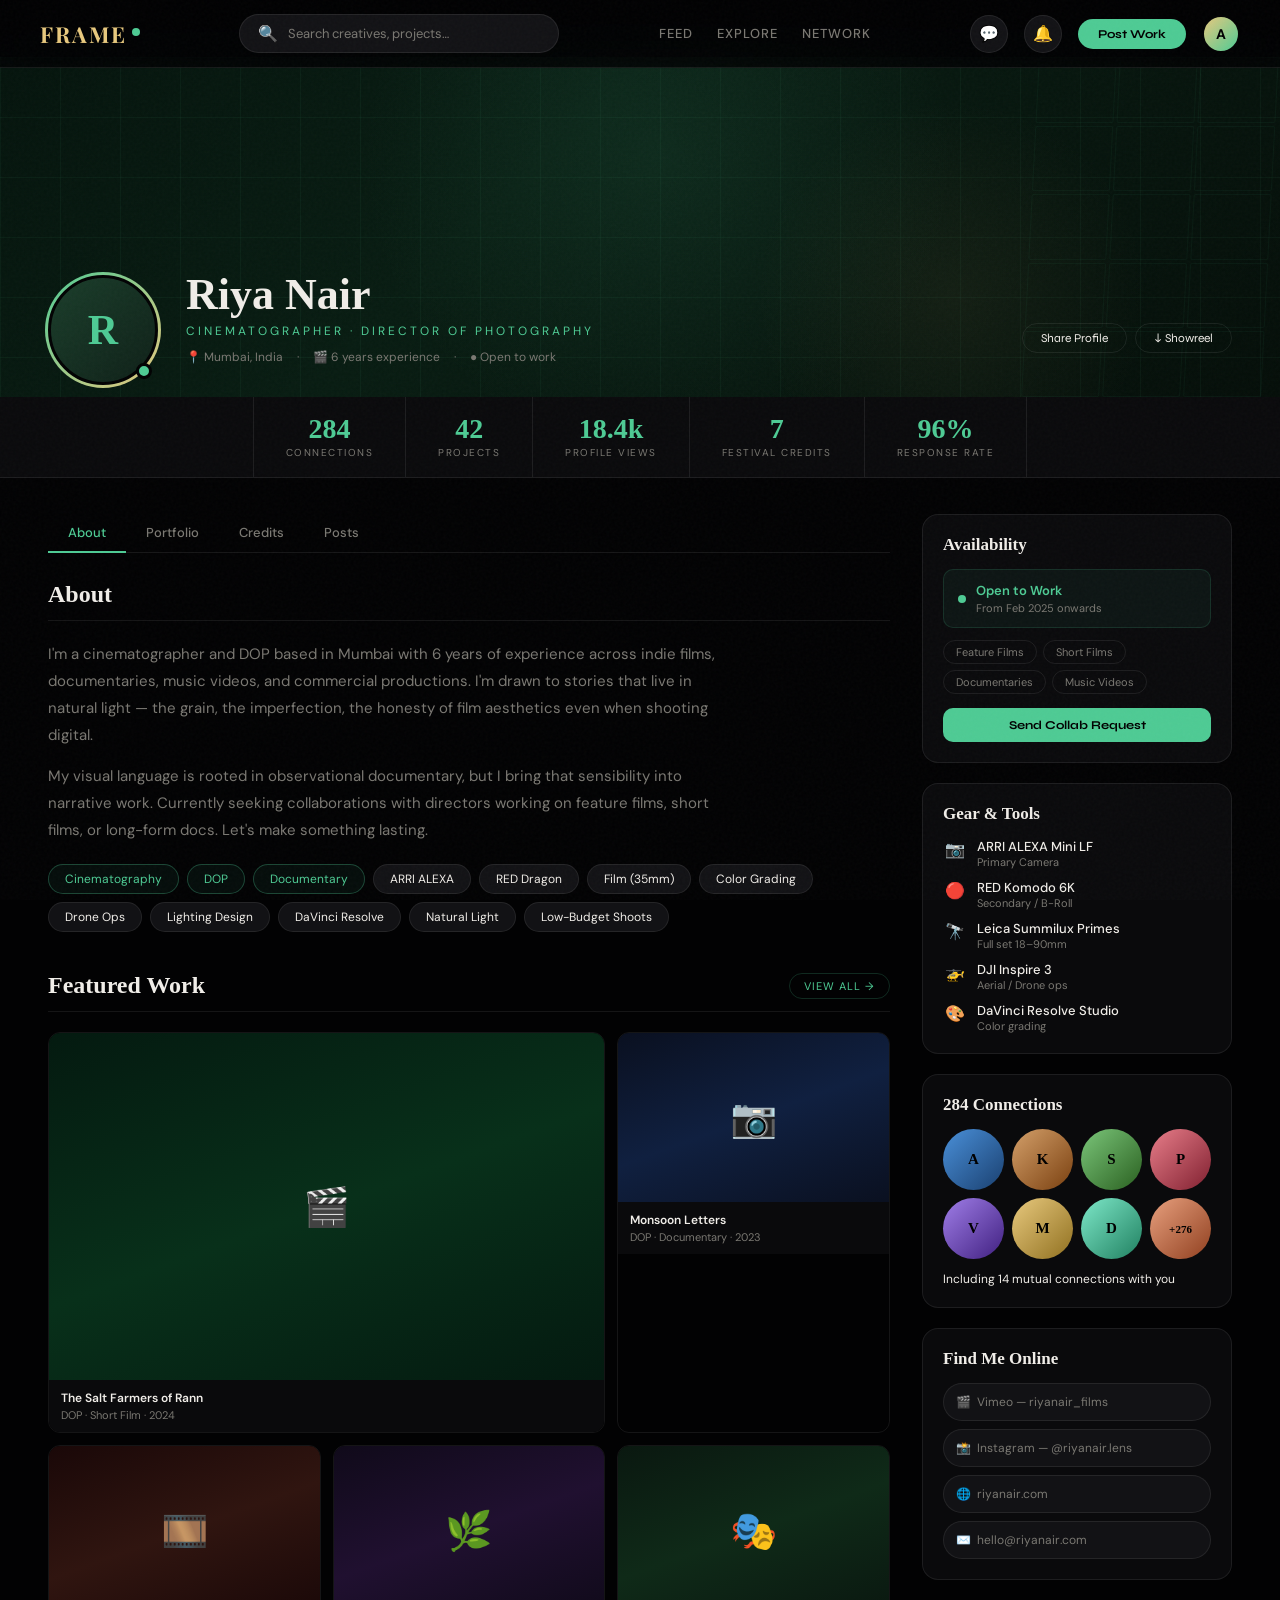
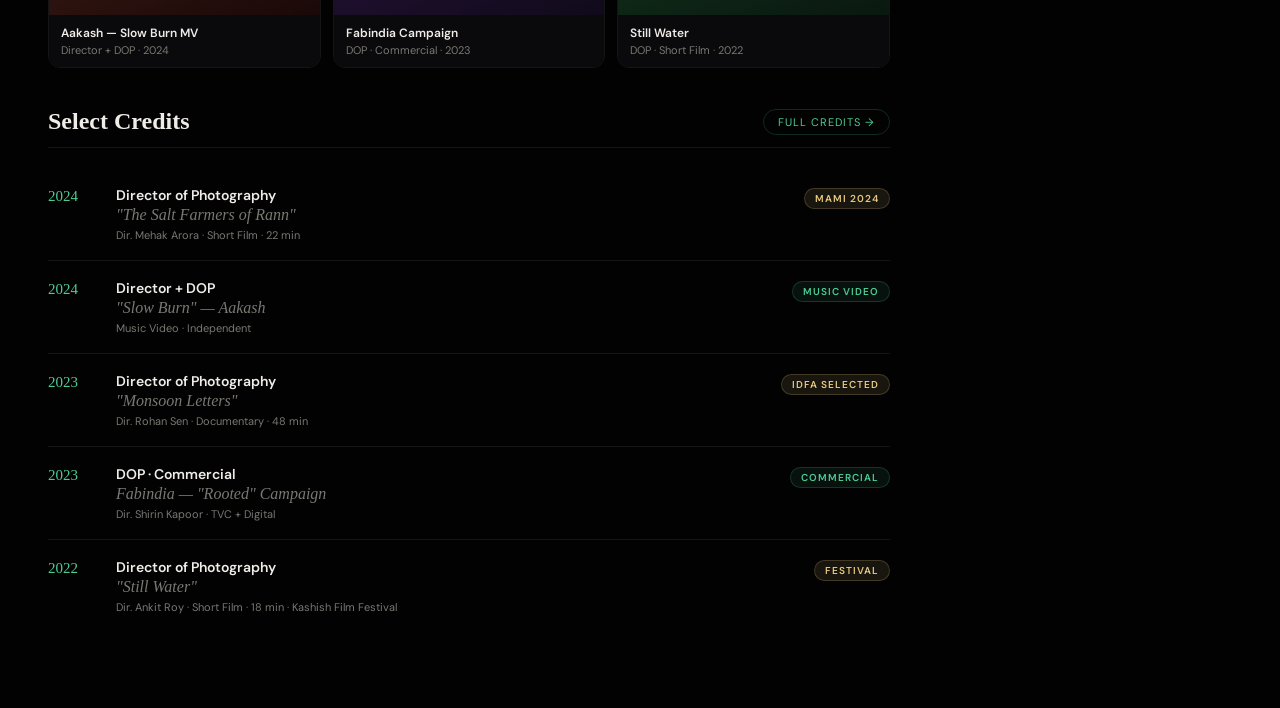
<file: profile-portfolio.html>
<!DOCTYPE html>
<html lang="en">
<head>
<meta charset="UTF-8">
<meta name="viewport" content="width=device-width, initial-scale=1.0">
    <title>Riya Nair — Frame Profile</title>
    
    <!-- Core Styles -->
    <link rel="stylesheet" href="css/global.css">
    <link rel="stylesheet" href="css/components/nav.css">
    <link rel="stylesheet" href="css/pages/profile.css">
</head>
<body>

    <!-- Dynamic Navigation -->
    <div id="nav-placeholder"></div>

<div class="hero">
  <div class="hero-bg"></div>
  <div class="hero-grid"></div>
  <div class="hero-glow"></div>
  <div class="hero-glow2"></div>
  <div class="film-strip">
    <div class="film-col"><div class="film-frame"></div><div class="film-frame"></div><div class="film-frame"></div><div class="film-frame"></div><div class="film-frame"></div></div>
    <div class="film-col"><div class="film-frame"></div><div class="film-frame"></div><div class="film-frame"></div><div class="film-frame"></div><div class="film-frame"></div></div>
    <div class="film-col"><div class="film-frame"></div><div class="film-frame"></div><div class="film-frame"></div><div class="film-frame"></div><div class="film-frame"></div></div>
  </div>
  <div class="profile-identity">
    <div class="avatar-ring">
      <div class="avatar-inner">R</div>
      <div class="avail-dot-hero"></div>
    </div>
    <div class="identity-text">
      <div class="profile-name">Riya Nair</div>
      <div class="profile-tagline">Cinematographer · Director of Photography</div>
      <div class="profile-meta">
        <span>📍 Mumbai, India</span>
        <span style="color:var(--border2)">·</span>
        <span>🎬 6 years experience</span>
        <span style="color:var(--border2)">·</span>
        <span style="color:var(--accent2)">● Open to work</span>
      </div>
    </div>
    <div class="hero-actions">
      <button class="btn-outline">Share Profile</button>
      <button class="btn-outline">↓ Showreel</button>
    </div>
  </div>
</div>

<div class="stats-bar">
  <div class="stat-item"><div class="stat-num">284</div><div class="stat-label">Connections</div></div>
  <div class="stat-item"><div class="stat-num">42</div><div class="stat-label">Projects</div></div>
  <div class="stat-item"><div class="stat-num">18.4k</div><div class="stat-label">Profile Views</div></div>
  <div class="stat-item"><div class="stat-num">7</div><div class="stat-label">Festival Credits</div></div>
  <div class="stat-item"><div class="stat-num">96%</div><div class="stat-label">Response Rate</div></div>
</div>

<div class="main">
  <div class="content">
    <div class="tabs">
      <div class="tab active">About</div>
      <div class="tab">Portfolio</div>
      <div class="tab">Credits</div>
      <div class="tab">Posts</div>
    </div>

    <!-- ABOUT -->
    <div class="section" style="animation-delay:0.05s">
      <div class="section-header"><div class="section-title">About</div></div>
      <p class="about-text">I'm a cinematographer and DOP based in Mumbai with 6 years of experience across indie films, documentaries, music videos, and commercial productions. I'm drawn to stories that live in natural light — the grain, the imperfection, the honesty of film aesthetics even when shooting digital.</p>
      <p class="about-text">My visual language is rooted in observational documentary, but I bring that sensibility into narrative work. Currently seeking collaborations with directors working on feature films, short films, or long-form docs. Let's make something lasting.</p>
      <div class="skills-grid">
        <span class="skill-tag hi">Cinematography</span>
        <span class="skill-tag hi">DOP</span>
        <span class="skill-tag hi">Documentary</span>
        <span class="skill-tag">ARRI ALEXA</span>
        <span class="skill-tag">RED Dragon</span>
        <span class="skill-tag">Film (35mm)</span>
        <span class="skill-tag">Color Grading</span>
        <span class="skill-tag">Drone Ops</span>
        <span class="skill-tag">Lighting Design</span>
        <span class="skill-tag">DaVinci Resolve</span>
        <span class="skill-tag">Natural Light</span>
        <span class="skill-tag">Low-Budget Shoots</span>
      </div>
    </div>

    <!-- PORTFOLIO PREVIEW -->
    <div class="section" style="animation-delay:0.1s">
      <div class="section-header">
        <div class="section-title">Featured Work</div>
        <div class="section-action">View All →</div>
      </div>
      <div class="portfolio-grid">
        <div class="portfolio-item featured">
          <div class="port-thumb v1">🎬<div class="port-play">▶</div><div class="port-overlay"><div class="port-type">Short Film · DOP</div><div class="port-title">The Salt Farmers of Rann</div><div class="port-year">2024 · Screened at MAMI Film Festival</div></div></div>
          <div class="port-info"><div class="port-info-title">The Salt Farmers of Rann</div><div class="port-info-sub">DOP · Short Film · 2024</div></div>
        </div>
        <div class="portfolio-item">
          <div class="port-thumb v2">📷<div class="port-play">▶</div><div class="port-overlay"><div class="port-type">Documentary</div><div class="port-title">Monsoon Letters</div><div class="port-year">2023</div></div></div>
          <div class="port-info"><div class="port-info-title">Monsoon Letters</div><div class="port-info-sub">DOP · Documentary · 2023</div></div>
        </div>
        <div class="portfolio-item">
          <div class="port-thumb v3">🎞️<div class="port-play">▶</div><div class="port-overlay"><div class="port-type">Music Video</div><div class="port-title">Aakash — Slow Burn</div><div class="port-year">2024</div></div></div>
          <div class="port-info"><div class="port-info-title">Aakash — Slow Burn MV</div><div class="port-info-sub">Director + DOP · 2024</div></div>
        </div>
        <div class="portfolio-item">
          <div class="port-thumb v4">🌿<div class="port-play">▶</div><div class="port-overlay"><div class="port-type">Commercial</div><div class="port-title">Fabindia Campaign</div><div class="port-year">2023</div></div></div>
          <div class="port-info"><div class="port-info-title">Fabindia Campaign</div><div class="port-info-sub">DOP · Commercial · 2023</div></div>
        </div>
        <div class="portfolio-item">
          <div class="port-thumb v5">🎭<div class="port-play">▶</div><div class="port-overlay"><div class="port-type">Short Film</div><div class="port-title">Still Water</div><div class="port-year">2022</div></div></div>
          <div class="port-info"><div class="port-info-title">Still Water</div><div class="port-info-sub">DOP · Short Film · 2022</div></div>
        </div>
      </div>
    </div>

    <!-- CREDITS -->
    <div class="section" style="animation-delay:0.15s">
      <div class="section-header">
        <div class="section-title">Select Credits</div>
        <div class="section-action">Full Credits →</div>
      </div>
      <div>
        <div class="credit-item">
          <div class="credit-year">2024</div>
          <div style="flex:1"><div class="credit-role">Director of Photography</div><div class="credit-project">"The Salt Farmers of Rann"</div><div class="credit-detail">Dir. Mehak Arora · Short Film · 22 min</div></div>
          <div class="cbadge f">MAMI 2024</div>
        </div>
        <div class="credit-item">
          <div class="credit-year">2024</div>
          <div style="flex:1"><div class="credit-role">Director + DOP</div><div class="credit-project">"Slow Burn" — Aakash</div><div class="credit-detail">Music Video · Independent</div></div>
          <div class="cbadge c">Music Video</div>
        </div>
        <div class="credit-item">
          <div class="credit-year">2023</div>
          <div style="flex:1"><div class="credit-role">Director of Photography</div><div class="credit-project">"Monsoon Letters"</div><div class="credit-detail">Dir. Rohan Sen · Documentary · 48 min</div></div>
          <div class="cbadge f">IDFA Selected</div>
        </div>
        <div class="credit-item">
          <div class="credit-year">2023</div>
          <div style="flex:1"><div class="credit-role">DOP · Commercial</div><div class="credit-project">Fabindia — "Rooted" Campaign</div><div class="credit-detail">Dir. Shirin Kapoor · TVC + Digital</div></div>
          <div class="cbadge c">Commercial</div>
        </div>
        <div class="credit-item">
          <div class="credit-year">2022</div>
          <div style="flex:1"><div class="credit-role">Director of Photography</div><div class="credit-project">"Still Water"</div><div class="credit-detail">Dir. Ankit Roy · Short Film · 18 min · Kashish Film Festival</div></div>
          <div class="cbadge f">Festival</div>
        </div>
      </div>
    </div>
  </div>

  <!-- RIGHT SIDEBAR -->
  <aside class="sidebar">
    <div class="side-card" style="animation-delay:0.05s">
      <div class="side-title">Availability</div>
      <div class="availability-status">
        <div class="adot"></div>
        <div><div class="atext">Open to Work</div><div class="asub">From Feb 2025 onwards</div></div>
      </div>
      <div class="avail-types">
        <span class="avail-type">Feature Films</span>
        <span class="avail-type">Short Films</span>
        <span class="avail-type">Documentaries</span>
        <span class="avail-type">Music Videos</span>
      </div>
      <button class="btn-primary" style="width:100%;margin-top:14px;border-radius:10px;padding:10px;">Send Collab Request</button>
    </div>

    <div class="side-card" style="animation-delay:0.1s">
      <div class="side-title">Gear & Tools</div>
      <div class="gear-list">
        <div class="gear-item"><div class="gear-icon">📷</div><div><div class="gear-name">ARRI ALEXA Mini LF</div><div class="gear-detail">Primary Camera</div></div></div>
        <div class="gear-item"><div class="gear-icon">🔴</div><div><div class="gear-name">RED Komodo 6K</div><div class="gear-detail">Secondary / B-Roll</div></div></div>
        <div class="gear-item"><div class="gear-icon">🔭</div><div><div class="gear-name">Leica Summilux Primes</div><div class="gear-detail">Full set 18–90mm</div></div></div>
        <div class="gear-item"><div class="gear-icon">🚁</div><div><div class="gear-name">DJI Inspire 3</div><div class="gear-detail">Aerial / Drone ops</div></div></div>
        <div class="gear-item"><div class="gear-icon">🎨</div><div><div class="gear-name">DaVinci Resolve Studio</div><div class="gear-detail">Color grading</div></div></div>
      </div>
    </div>

    <div class="side-card" style="animation-delay:0.15s">
      <div class="side-title">284 Connections</div>
      <div class="connects-grid">
        <div class="cface" style="background:linear-gradient(135deg,#4a90d9,#1a4070)">A</div>
        <div class="cface" style="background:linear-gradient(135deg,#d4a06a,#7a4010)">K</div>
        <div class="cface" style="background:linear-gradient(135deg,#7bc67a,#2a6020)">S</div>
        <div class="cface" style="background:linear-gradient(135deg,#e87e8a,#802030)">P</div>
        <div class="cface" style="background:linear-gradient(135deg,#a07ee8,#402080)">V</div>
        <div class="cface" style="background:linear-gradient(135deg,#e8c97e,#907020)">M</div>
        <div class="cface" style="background:linear-gradient(135deg,#7ee8c9,#208060)">D</div>
        <div class="cface" style="background:linear-gradient(135deg,#e8a07e,#904020);font-size:11px">+276</div>
      </div>
      <div style="font-size:12px;color:var(--muted)">Including <span style="color:var(--accent2)">14 mutual connections</span> with you</div>
    </div>

    <div class="side-card" style="animation-delay:0.2s">
      <div class="side-title">Find Me Online</div>
      <div class="social-link">🎬 &nbsp;Vimeo — riyanair_films</div>
      <div class="social-link">📸 &nbsp;Instagram — @riyanair.lens</div>
      <div class="social-link">🌐 &nbsp;riyanair.com</div>
      <div class="social-link">✉️ &nbsp;hello@riyanair.com</div>
    </div>
  </aside>
</div>

<script>
  document.querySelectorAll('.tab').forEach(tab => {
    tab.addEventListener('click', function() {
      document.querySelectorAll('.tab').forEach(t => t.classList.remove('active'));
      this.classList.add('active');
    });
  });

  let connected = false;
  function toggleConnect() {
    connected = !connected;
    const btn = document.getElementById('connectBtn');
    if (connected) {
      btn.textContent = '✓ Connected';
      btn.style.cssText = 'background:rgba(78,203,148,0.12);color:var(--accent2);border:1px solid rgba(78,203,148,0.3);padding:8px 20px;border-radius:100px;font-family:Syne,sans-serif;font-size:12px;font-weight:700;cursor:pointer;';
    } else {
      btn.textContent = '+ Connect';
      btn.style.cssText = 'background:var(--accent2);color:#000;border:none;padding:8px 20px;border-radius:100px;font-family:Syne,sans-serif;font-size:12px;font-weight:700;cursor:pointer;';
    }
  }
</script>
    <!-- Scripts -->
    <script src="js/components.js"></script>
</body>
</html>
</file>
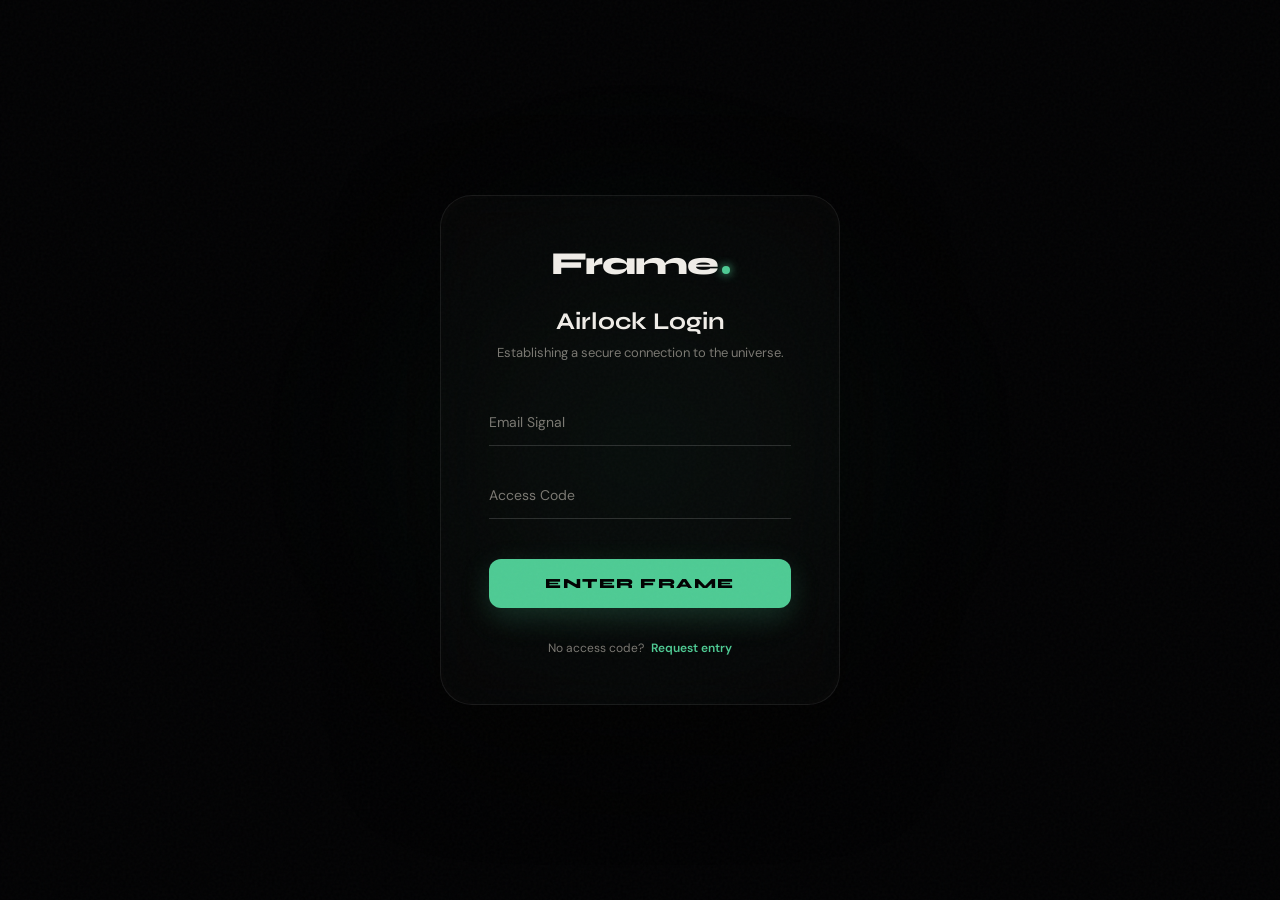
<file: profile.html>
<!DOCTYPE html>
<html lang="en">
<head>
<meta charset="UTF-8">
<meta name="viewport" content="width=device-width, initial-scale=1.0">
    <title>Riya Nair — Frame Profile</title>
    
    <!-- Core Styles -->
    <link rel="stylesheet" href="css/global.css">
    <link rel="stylesheet" href="css/components/nav.css">
    <link rel="stylesheet" href="css/pages/profile.css">
    <script src="js/guard.js"></script>
</head>
<body>

    <!-- Dynamic Navigation -->
    <div id="nav-placeholder"></div>

<div class="hero">
  <div class="hero-bg"></div>
  <div class="hero-grid"></div>
  <div class="hero-glow"></div>
  <div class="hero-glow2"></div>
  <div class="film-strip">
    <div class="film-col"><div class="film-frame"></div><div class="film-frame"></div><div class="film-frame"></div><div class="film-frame"></div><div class="film-frame"></div></div>
    <div class="film-col"><div class="film-frame"></div><div class="film-frame"></div><div class="film-frame"></div><div class="film-frame"></div><div class="film-frame"></div></div>
    <div class="film-col"><div class="film-frame"></div><div class="film-frame"></div><div class="film-frame"></div><div class="film-frame"></div><div class="film-frame"></div></div>
  </div>
  <div class="profile-identity">
    <div class="avatar-ring">
      <div class="avatar-inner">R</div>
      <div class="avail-dot-hero"></div>
    </div>
    <div class="identity-text">
      <div class="profile-name">Riya Nair</div>
      <div class="profile-tagline">Cinematographer · Director of Photography</div>
      <div class="profile-meta">
        <span>📍 Mumbai, India</span>
        <span style="color:var(--border2)">·</span>
        <span>🎬 6 years experience</span>
        <span style="color:var(--border2)">·</span>
        <span style="color:var(--accent2)">● Open to work</span>
      </div>
    </div>
    <div class="hero-actions">
      <button class="btn-outline">Share Profile</button>
      <button class="btn-outline">↓ Showreel</button>
    </div>
  </div>
</div>

<div class="stats-bar">
  <div class="stat-item"><div class="stat-num">284</div><div class="stat-label">Connections</div></div>
  <div class="stat-item"><div class="stat-num">42</div><div class="stat-label">Projects</div></div>
  <div class="stat-item"><div class="stat-num">18.4k</div><div class="stat-label">Profile Views</div></div>
  <div class="stat-item"><div class="stat-num">7</div><div class="stat-label">Festival Credits</div></div>
  <div class="stat-item"><div class="stat-num">96%</div><div class="stat-label">Response Rate</div></div>
</div>

<div class="main">
  <div class="content">
    <div class="tabs">
      <div class="tab active">About</div>
      <div class="tab">Portfolio</div>
      <div class="tab">Credits</div>
      <div class="tab">Posts</div>
    </div>

    <!-- ABOUT -->
    <div class="section" style="animation-delay:0.05s">
      <div class="section-header"><div class="section-title">About</div></div>
      <p class="about-text">I'm a cinematographer and DOP based in Mumbai with 6 years of experience across indie films, documentaries, music videos, and commercial productions. I'm drawn to stories that live in natural light — the grain, the imperfection, the honesty of film aesthetics even when shooting digital.</p>
      <p class="about-text">My visual language is rooted in observational documentary, but I bring that sensibility into narrative work. Currently seeking collaborations with directors working on feature films, short films, or long-form docs. Let's make something lasting.</p>
      <div class="skills-grid">
        <span class="skill-tag hi">Cinematography</span>
        <span class="skill-tag hi">DOP</span>
        <span class="skill-tag hi">Documentary</span>
        <span class="skill-tag">ARRI ALEXA</span>
        <span class="skill-tag">RED Dragon</span>
        <span class="skill-tag">Film (35mm)</span>
        <span class="skill-tag">Color Grading</span>
        <span class="skill-tag">Drone Ops</span>
        <span class="skill-tag">Lighting Design</span>
        <span class="skill-tag">DaVinci Resolve</span>
        <span class="skill-tag">Natural Light</span>
        <span class="skill-tag">Low-Budget Shoots</span>
      </div>
    </div>

    <!-- PORTFOLIO PREVIEW -->
    <div class="section" style="animation-delay:0.1s">
      <div class="section-header">
        <div class="section-title">Featured Work</div>
        <a href="portfolio.html" target="_blank" class="section-action" style="text-decoration:none;">View All →</a>
      </div>
      <div class="portfolio-grid">
        <div class="portfolio-item featured">
          <div class="port-thumb v1">🎬<div class="port-play">▶</div><div class="port-overlay"><div class="port-type">Short Film · DOP</div><div class="port-title">The Salt Farmers of Rann</div><div class="port-year">2024 · Screened at MAMI Film Festival</div></div></div>
          <div class="port-info"><div class="port-info-title">The Salt Farmers of Rann</div><div class="port-info-sub">DOP · Short Film · 2024</div></div>
        </div>
        <div class="portfolio-item">
          <div class="port-thumb v2">📷<div class="port-play">▶</div><div class="port-overlay"><div class="port-type">Documentary</div><div class="port-title">Monsoon Letters</div><div class="port-year">2023</div></div></div>
          <div class="port-info"><div class="port-info-title">Monsoon Letters</div><div class="port-info-sub">DOP · Documentary · 2023</div></div>
        </div>
        <div class="portfolio-item">
          <div class="port-thumb v3">🎞️<div class="port-play">▶</div><div class="port-overlay"><div class="port-type">Music Video</div><div class="port-title">Aakash — Slow Burn</div><div class="port-year">2024</div></div></div>
          <div class="port-info"><div class="port-info-title">Aakash — Slow Burn MV</div><div class="port-info-sub">Director + DOP · 2024</div></div>
        </div>
        <div class="portfolio-item">
          <div class="port-thumb v4">🌿<div class="port-play">▶</div><div class="port-overlay"><div class="port-type">Commercial</div><div class="port-title">Fabindia Campaign</div><div class="port-year">2023</div></div></div>
          <div class="port-info"><div class="port-info-title">Fabindia Campaign</div><div class="port-info-sub">DOP · Commercial · 2023</div></div>
        </div>
        <div class="portfolio-item">
          <div class="port-thumb v5">🎭<div class="port-play">▶</div><div class="port-overlay"><div class="port-type">Short Film</div><div class="port-title">Still Water</div><div class="port-year">2022</div></div></div>
          <div class="port-info"><div class="port-info-title">Still Water</div><div class="port-info-sub">DOP · Short Film · 2022</div></div>
        </div>
      </div>
    </div>

    <!-- CREDITS -->
    <div class="section" style="animation-delay:0.15s">
      <div class="section-header">
        <div class="section-title">Select Credits</div>
        <div class="section-action">Full Credits →</div>
      </div>
      <div>
        <div class="credit-item">
          <div class="credit-year">2024</div>
          <div style="flex:1"><div class="credit-role">Director of Photography</div><div class="credit-project">"The Salt Farmers of Rann"</div><div class="credit-detail">Dir. Mehak Arora · Short Film · 22 min</div></div>
          <div class="cbadge f">MAMI 2024</div>
        </div>
        <div class="credit-item">
          <div class="credit-year">2024</div>
          <div style="flex:1"><div class="credit-role">Director + DOP</div><div class="credit-project">"Slow Burn" — Aakash</div><div class="credit-detail">Music Video · Independent</div></div>
          <div class="cbadge c">Music Video</div>
        </div>
        <div class="credit-item">
          <div class="credit-year">2023</div>
          <div style="flex:1"><div class="credit-role">Director of Photography</div><div class="credit-project">"Monsoon Letters"</div><div class="credit-detail">Dir. Rohan Sen · Documentary · 48 min</div></div>
          <div class="cbadge f">IDFA Selected</div>
        </div>
        <div class="credit-item">
          <div class="credit-year">2023</div>
          <div style="flex:1"><div class="credit-role">DOP · Commercial</div><div class="credit-project">Fabindia — "Rooted" Campaign</div><div class="credit-detail">Dir. Shirin Kapoor · TVC + Digital</div></div>
          <div class="cbadge c">Commercial</div>
        </div>
        <div class="credit-item">
          <div class="credit-year">2022</div>
          <div style="flex:1"><div class="credit-role">Director of Photography</div><div class="credit-project">"Still Water"</div><div class="credit-detail">Dir. Ankit Roy · Short Film · 18 min · Kashish Film Festival</div></div>
          <div class="cbadge f">Festival</div>
        </div>
      </div>
    </div>
  </div>

  <!-- RIGHT SIDEBAR -->
  <aside class="sidebar">
    <div class="side-card" style="animation-delay:0.05s">
      <div class="side-title">Availability</div>
      <div class="availability-status">
        <div class="adot"></div>
        <div><div class="atext">Open to Work</div><div class="asub">From Feb 2025 onwards</div></div>
      </div>
      <div class="avail-types">
        <span class="avail-type">Feature Films</span>
        <span class="avail-type">Short Films</span>
        <span class="avail-type">Documentaries</span>
        <span class="avail-type">Music Videos</span>
      </div>
      <button class="btn-primary" style="width:100%;margin-top:14px;border-radius:10px;padding:10px;">Send Collab Request</button>
    </div>

    <div class="side-card" style="animation-delay:0.1s">
      <div class="side-title">Gear & Tools</div>
      <div class="gear-list">
        <div class="gear-item"><div class="gear-icon">📷</div><div><div class="gear-name">ARRI ALEXA Mini LF</div><div class="gear-detail">Primary Camera</div></div></div>
        <div class="gear-item"><div class="gear-icon">🔴</div><div><div class="gear-name">RED Komodo 6K</div><div class="gear-detail">Secondary / B-Roll</div></div></div>
        <div class="gear-item"><div class="gear-icon">🔭</div><div><div class="gear-name">Leica Summilux Primes</div><div class="gear-detail">Full set 18–90mm</div></div></div>
        <div class="gear-item"><div class="gear-icon">🚁</div><div><div class="gear-name">DJI Inspire 3</div><div class="gear-detail">Aerial / Drone ops</div></div></div>
        <div class="gear-item"><div class="gear-icon">🎨</div><div><div class="gear-name">DaVinci Resolve Studio</div><div class="gear-detail">Color grading</div></div></div>
      </div>
    </div>

    <div class="side-card" style="animation-delay:0.15s">
      <div class="side-title">284 Connections</div>
      <div class="connects-grid">
        <div class="cface" style="background:linear-gradient(135deg,#4a90d9,#1a4070)">A</div>
        <div class="cface" style="background:linear-gradient(135deg,#d4a06a,#7a4010)">K</div>
        <div class="cface" style="background:linear-gradient(135deg,#7bc67a,#2a6020)">S</div>
        <div class="cface" style="background:linear-gradient(135deg,#e87e8a,#802030)">P</div>
        <div class="cface" style="background:linear-gradient(135deg,#a07ee8,#402080)">V</div>
        <div class="cface" style="background:linear-gradient(135deg,#e8c97e,#907020)">M</div>
        <div class="cface" style="background:linear-gradient(135deg,#7ee8c9,#208060)">D</div>
        <div class="cface" style="background:linear-gradient(135deg,#e8a07e,#904020);font-size:11px">+276</div>
      </div>
      <div style="font-size:12px;color:var(--muted)">Including <span style="color:var(--accent2)">14 mutual connections</span> with you</div>
    </div>

    <div class="side-card" style="animation-delay:0.2s">
      <div class="side-title">Find Me Online</div>
      <div class="social-link">🎬 &nbsp;Vimeo — riyanair_films</div>
      <div class="social-link">📸 &nbsp;Instagram — @riyanair.lens</div>
      <div class="social-link">🌐 &nbsp;riyanair.com</div>
      <div class="social-link">✉️ &nbsp;hello@riyanair.com</div>
    </div>
  </aside>
</div>

<script>
  document.querySelectorAll('.tab').forEach(tab => {
    tab.addEventListener('click', function() {
      document.querySelectorAll('.tab').forEach(t => t.classList.remove('active'));
      this.classList.add('active');
    });
  });

  let connected = false;
  function toggleConnect() {
    connected = !connected;
    const btn = document.getElementById('connectBtn');
    if (connected) {
      btn.textContent = '✓ Connected';
      btn.style.cssText = 'background:rgba(78,203,148,0.12);color:var(--accent2);border:1px solid rgba(78,203,148,0.3);padding:8px 20px;border-radius:100px;font-family:Syne,sans-serif;font-size:12px;font-weight:700;cursor:pointer;';
    } else {
      btn.textContent = '+ Connect';
      btn.style.cssText = 'background:var(--accent2);color:#000;border:none;padding:8px 20px;border-radius:100px;font-family:Syne,sans-serif;font-size:12px;font-weight:700;cursor:pointer;';
    }
  }
</script>
    <!-- Scripts -->
    <script src="js/components.js"></script>
    <script src="js/transitions.js"></script>
</body>
</html>
</file>
<file: css/global.css>
/* Frame Global Styles — Cinematic Anti-Gravity Aesthetic */

@import url('https://fonts.googleapis.com/css2?family=Playfair+Display:ital,wght@0,400;0,700;1,400&family=DM+Sans:wght@300;400;500;600&family=Syne:wght@400;500;600;700&display=swap');

:root {
    /* Color Palette */
    --bg: #020203;
    --surface: #0a0a0c;
    --surface-light: #121215;
    --accent: #e8c97e; /* Gold */
    --accent-dim: rgba(232, 201, 126, 0.1);
    --accent-alt: #4ecb94; /* Emerald */
    --border: rgba(255, 255, 255, 0.08);
    --text: #f0ede8;
    --text-muted: #7a7872;
    
    /* Effects */
    --glass: rgba(2, 2, 3, 0.7);
    --blur: blur(20px);
}

* {
    margin: 0;
    padding: 0;
    box-sizing: border-box;
}

html {
    scroll-behavior: smooth;
    background-color: var(--bg);
}

body {
    font-family: 'DM Sans', sans-serif;
    background: var(--bg);
    color: var(--text);
    min-height: 100vh;
    overflow-x: hidden;
}

/* Global Noise Overlay */
body::before {
    content: "";
    position: fixed;
    top: 0;
    left: 0;
    width: 100vw;
    height: 100vh;
    background-image: url("data:image/svg+xml,%3Csvg viewBox='0 0 400 400' xmlns='http://www.w3.org/2000/svg'%3E%3Cfilter id='noiseFilter'%3E%3CfeTurbulence type='fractalNoise' baseFrequency='0.8' numOctaves='3' stitchTiles='stitch'/%3E%3C/filter%3E%3Crect width='100%25' height='100%25' filter='url(%23noiseFilter)'/%3E%3C/svg%3E");
    opacity: 0.03;
    pointer-events: none;
    z-index: 10000;
}

/* Typography Helpers */
h1, h2, h3, .logo {
    font-family: 'Playfair Display', serif;
}

.syne {
    font-family: 'Syne', sans-serif;
}

/* Scrollbar */
::-webkit-scrollbar {
    width: 6px;
}

::-webkit-scrollbar-track {
    background: transparent;
}

::-webkit-scrollbar-thumb {
    background: var(--border);
    border-radius: 10px;
}

::-webkit-scrollbar-thumb:hover {
    background: var(--text-muted);
}
</file>
<file: css/components/nav.css>
/* Frame Navigation Styles — Cinematic Anti-Gravity Aesthetic */

.glass-nav {
    position: fixed;
    top: 0;
    left: 0;
    right: 0;
    z-index: 1000;
    padding: 14px 40px;
    background: var(--glass);
    backdrop-filter: var(--blur);
    -webkit-backdrop-filter: var(--blur);
    border-bottom: 1px solid var(--border);
    transition: all 0.3s ease;
}

.nav-container {
    max-width: 1400px;
    margin: 0 auto;
    display: flex;
    align-items: center;
    justify-content: space-between;
}

.logo {
    font-size: 22px;
    font-weight: 700;
    color: var(--accent);
    text-decoration: none;
    letter-spacing: 2px;
    text-transform: uppercase;
    display: flex;
    align-items: center;
    font-family: 'Playfair Display', serif;
}

.logo span {
    width: 8px;
    height: 8px;
    background: var(--accent-alt);
    border-radius: 50%;
    margin-left: 5px;
    margin-bottom: 3px;
}

.nav-search {
    display: flex;
    align-items: center;
    gap: 10px;
    background: var(--surface-light);
    border: 1px solid var(--border);
    border-radius: 100px;
    padding: 8px 18px;
    width: 320px;
    transition: all 0.3s ease;
}

.nav-search:focus-within {
    border-color: var(--accent);
    width: 380px;
}

.nav-search input {
    background: none;
    border: none;
    outline: none;
    color: var(--text);
    font-family: 'DM Sans', sans-serif;
    font-size: 13px;
    width: 100%;
}

.nav-search input::placeholder {
    color: var(--text-muted);
}

.nav-links {
    display: flex;
    gap: 24px;
}

.nav-item {
    text-decoration: none;
    color: var(--text-muted);
    font-size: 13px;
    font-weight: 500;
    transition: all 0.3s ease;
    letter-spacing: 1px;
    text-transform: uppercase;
}

.nav-item:hover, .nav-item.active {
    color: var(--text);
}

.nav-item.active {
    color: var(--accent);
}

.nav-actions {
    display: flex;
    align-items: center;
    gap: 16px;
}

.nav-icon {
    width: 38px;
    height: 38px;
    border-radius: 50%;
    background: var(--surface-light);
    border: 1px solid var(--border);
    display: flex;
    align-items: center;
    justify-content: center;
    cursor: pointer;
    transition: all 0.2s;
    font-size: 16px;
}

.nav-icon:hover {
    border-color: var(--accent);
    transform: translateY(-2px);
}

.btn-primary {
    padding: 8px 20px;
    background: var(--accent-alt);
    color: #000;
    border: none;
    border-radius: 100px;
    font-family: 'Syne', sans-serif;
    font-size: 12px;
    font-weight: 700;
    cursor: pointer;
    transition: all 0.2s;
}

.btn-primary:hover {
    opacity: 0.9;
    transform: scale(1.02);
}

.avatar-sm {
    width: 38px;
    height: 38px;
    border-radius: 50%;
    background: linear-gradient(135deg, var(--accent), var(--accent-alt));
    border: 2px solid var(--bg);
    display: flex;
    align-items: center;
    justify-content: center;
    font-size: 14px;
    font-weight: 700;
    color: #000;
    cursor: pointer;
}

/* Profile Dropdown Styles */
.profile-wrapper {
    position: relative;
    display: flex;
    align-items: center;
}

.profile-dropdown {
    position: absolute;
    top: 50px;
    right: 0;
    background: var(--surface-light);
    border: 1px solid var(--border);
    border-radius: 12px;
    padding: 8px;
    width: 150px;
    backdrop-filter: var(--blur);
    -webkit-backdrop-filter: var(--blur);
    display: none;
    flex-direction: column;
    box-shadow: 0 10px 30px rgba(0, 0, 0, 0.5);
    z-index: 1000;
}

.profile-dropdown.show {
    display: flex;
}

.dropdown-item {
    padding: 10px 14px;
    color: var(--text);
    text-decoration: none;
    font-size: 13px;
    font-family: 'DM Sans', sans-serif;
    border-radius: 6px;
    transition: all 0.2s;
    cursor: pointer;
    text-align: left;
    border: none;
    background: transparent;
    width: 100%;
}

.dropdown-item:hover {
    background: rgba(255, 255, 255, 0.05);
    color: var(--accent);
}

@media (max-width: 1100px) {
    .nav-search {
        width: 200px;
    }
}

@media (max-width: 850px) {
    .nav-links {
        display: none;
    }
    .nav-search {
        display: none;
    }
}

@media (max-width: 480px) {
    .glass-nav {
        padding: 12px 20px;
    }
    .btn-primary {
        display: none;
    }
}
</file>
<file: css/pages/index.css>
/* InFrame Index Page Styles */

.app {
    display: grid;
    grid-template-columns: 260px 1fr 300px;
    gap: 0;
    max-width: 1400px;
    margin: 0 auto;
    padding-top: 73px;
    min-height: 100vh;
}

/* LEFT SIDEBAR */
.sidebar {
    padding: 28px 20px;
    border-right: 1px solid var(--border);
    position: sticky;
    top: 73px;
    height: calc(100vh - 73px);
    overflow-y: auto;
}

.profile-card {
    background: var(--surface);
    border: 1px solid var(--border);
    border-radius: 16px;
    overflow: hidden;
    margin-bottom: 24px;
}

.profile-banner {
    height: 64px;
    background: linear-gradient(135deg, #1a1208, #2d1f0a, #1a1208);
    position: relative;
    overflow: hidden;
}

.profile-banner::after {
    content: '';
    position: absolute;
    inset: 0;
    background: repeating-linear-gradient(
      45deg,
      transparent,
      transparent 10px,
      rgba(232,201,126,0.04) 10px,
      rgba(232,201,126,0.04) 20px
    );
}

.profile-info {
    padding: 0 16px 16px;
    text-align: center;
}

.profile-avatar-wrap {
    margin-top: -24px;
    margin-bottom: 10px;
    position: relative;
    z-index: 1;
}

.profile-avatar {
    width: 48px; height: 48px;
    border-radius: 50%;
    background: linear-gradient(135deg, var(--accent), var(--accent2, #c46b3a));
    display: flex; align-items: center; justify-content: center;
    font-size: 18px; font-weight: 700; color: #000;
    border: 3px solid var(--bg);
    margin: 0 auto;
}

.profile-name {
    font-family: 'Playfair Display', serif;
    font-size: 15px;
    font-weight: 700;
    margin-bottom: 3px;
}

.profile-role {
    font-size: 11px;
    color: var(--accent);
    text-transform: uppercase;
    letter-spacing: 1.5px;
    margin-bottom: 12px;
}

.profile-stats {
    display: flex;
    justify-content: space-around;
    border-top: 1px solid var(--border);
    padding-top: 12px;
    margin-top: 8px;
}

.stat { text-align: center; }
.stat-num { font-size: 16px; font-weight: 600; color: var(--accent); }
.stat-label { font-size: 10px; color: var(--muted, var(--text-muted)); text-transform: uppercase; letter-spacing: 1px; }

.sidebar-section { margin-bottom: 24px; }

.sidebar-title {
    font-size: 10px;
    text-transform: uppercase;
    letter-spacing: 2px;
    color: var(--muted, var(--text-muted));
    margin-bottom: 10px;
    padding-left: 8px;
}

.nav-link {
    display: flex;
    align-items: center;
    gap: 10px;
    padding: 9px 12px;
    border-radius: 10px;
    cursor: pointer;
    transition: all 0.15s;
    font-size: 14px;
    color: var(--muted, var(--text-muted));
    margin-bottom: 2px;
    text-decoration: none;
}

.nav-link:hover, .nav-link.active {
    background: var(--surface-light, #121215);
    color: var(--text);
}

.nav-link.active { color: var(--accent); }
.nav-link .icon { font-size: 16px; width: 20px; text-align: center; }

.badge {
    margin-left: auto;
    background: var(--accent-alt, #4ecb94);
    color: #000;
    font-size: 10px;
    font-weight: 600;
    padding: 2px 7px;
    border-radius: 100px;
}

/* MAIN FEED */
.feed { padding: 24px 32px; border-right: 1px solid var(--border); }

.feed-header {
    display: flex;
    align-items: center;
    justify-content: space-between;
    margin-bottom: 20px;
}

.feed-title {
    font-family: 'Playfair Display', serif;
    font-size: 26px;
    margin-bottom: 4px;
}

.feed-subtitle {
    font-size: 13px;
    color: var(--text-muted);
    margin-bottom: 24px;
}

.feed-filters {
    display: flex;
    gap: 6px;
    margin-bottom: 20px;
}

.filter-btn {
    padding: 6px 16px;
    border-radius: 100px;
    border: 1px solid var(--border);
    background: none;
    color: var(--muted, var(--text-muted));
    font-family: 'DM Sans', sans-serif;
    font-size: 12px;
    cursor: pointer;
    transition: all 0.15s;
}

.filter-btn:hover { border-color: var(--accent); color: var(--accent); }
.filter-btn.active { background: var(--accent); color: #000; border-color: var(--accent); font-weight: 600; }

/* COMPOSE */
.compose-box {
    background: var(--surface);
    border: 1px solid var(--border);
    border-radius: 16px;
    padding: 16px;
    margin-bottom: 20px;
}

.compose-top {
    display: flex;
    gap: 12px;
    align-items: flex-start;
    margin-bottom: 12px;
}

.compose-input {
    flex: 1;
    background: var(--surface-light, #121215);
    border: 1px solid var(--border);
    border-radius: 12px;
    padding: 12px 16px;
    color: var(--text);
    font-family: 'DM Sans', sans-serif;
    font-size: 14px;
    resize: none;
    outline: none;
    height: 48px;
    transition: height 0.2s, border-color 0.2s;
}

.compose-input:focus {
    height: 80px;
    border-color: rgba(232,201,126,0.3);
}

.compose-input::placeholder { color: var(--muted, var(--text-muted)); }

.compose-actions {
    display: flex;
    gap: 8px;
    align-items: center;
}

.compose-action {
    display: flex;
    align-items: center;
    gap: 6px;
    padding: 7px 14px;
    border-radius: 8px;
    border: 1px solid var(--border);
    background: none;
    color: var(--muted, var(--text-muted));
    font-size: 12px;
    font-family: 'DM Sans', sans-serif;
    cursor: pointer;
    transition: all 0.15s;
}

.compose-action:hover { border-color: var(--accent); color: var(--accent); }

.post-btn {
    margin-left: auto;
    padding: 8px 20px;
    border-radius: 8px;
    background: var(--accent);
    border: none;
    color: #000;
    font-family: 'DM Sans', sans-serif;
    font-size: 13px;
    font-weight: 600;
    cursor: pointer;
    transition: opacity 0.15s;
}

.post-btn:hover { opacity: 0.85; }

/* POST CARD */
.post-card {
    background: var(--surface);
    border: 1px solid var(--border);
    border-radius: 16px;
    padding: 20px;
    margin-bottom: 16px;
    transition: border-color 0.2s;
    animation: fadeUp 0.4s ease both;
}

@keyframes fadeUp {
    from { opacity: 0; transform: translateY(16px); }
    to { opacity: 1; transform: translateY(0); }
}

.post-card:hover { border-color: rgba(232,201,126,0.2); }

.post-header {
    display: flex;
    gap: 12px;
    align-items: flex-start;
    margin-bottom: 14px;
}

.post-avatar {
    width: 42px; height: 42px;
    border-radius: 50%;
    flex-shrink: 0;
    display: flex; align-items: center; justify-content: center;
    font-size: 16px; font-weight: 700;
    color: #000;
    cursor: pointer;
}

.post-meta { flex: 1; }

.post-author {
    font-weight: 600;
    font-size: 14px;
    cursor: pointer;
}

.post-author:hover { color: var(--accent); }

.post-role {
    font-size: 11px;
    color: var(--accent);
    text-transform: uppercase;
    letter-spacing: 1px;
}

.post-time { font-size: 11px; color: var(--muted, var(--text-muted)); margin-top: 1px; }

.post-more {
    background: none; border: none; color: var(--muted, var(--text-muted));
    cursor: pointer; font-size: 18px; padding: 0 4px;
}

.connect-btn-sm {
    padding: 5px 14px;
    border-radius: 100px;
    border: 1px solid var(--accent);
    background: none;
    color: var(--accent);
    font-size: 11px;
    font-family: 'DM Sans', sans-serif;
    font-weight: 500;
    cursor: pointer;
    transition: all 0.15s;
    white-space: nowrap;
}

.connect-btn-sm:hover { background: var(--accent); color: #000; }

.post-text {
    font-size: 14px;
    line-height: 1.65;
    color: #ccc8c0;
    margin-bottom: 14px;
}

.post-tags {
    display: flex;
    flex-wrap: wrap;
    gap: 6px;
    margin-bottom: 14px;
}

.tag {
    padding: 3px 10px;
    border-radius: 100px;
    background: var(--accent-dim, rgba(232,201,126,0.1));
    color: var(--accent);
    font-size: 11px;
    font-weight: 500;
    border: 1px solid rgba(232,201,126,0.15);
}

/* MEDIA GRID */
.post-media {
    border-radius: 12px;
    overflow: hidden;
    margin-bottom: 14px;
    background: var(--surface-light, #121215);
}

.media-grid-2 {
    display: grid;
    grid-template-columns: 1fr 1fr;
    gap: 2px;
}

.media-item {
    aspect-ratio: 16/10;
    display: flex;
    align-items: center;
    justify-content: center;
    font-size: 32px;
    position: relative;
    overflow: hidden;
}

.media-item.film { background: linear-gradient(135deg, #0d1117, #1a2035); }
.media-item.photo { background: linear-gradient(135deg, #110d0d, #2a1515); }
.media-item.design { background: linear-gradient(135deg, #0d110f, #0f2a1a); }
.media-item.music { background: linear-gradient(135deg, #12100d, #281e0a); }

.media-label {
    position: absolute;
    bottom: 8px; left: 8px;
    font-size: 10px;
    color: rgba(255,255,255,0.5);
    background: rgba(0,0,0,0.4);
    padding: 3px 8px;
    border-radius: 100px;
}

/* VIDEO PREVIEW */
.video-preview {
    aspect-ratio: 16/9;
    background: linear-gradient(135deg, #080c16, #0d1a2e);
    display: flex;
    align-items: center;
    justify-content: center;
    position: relative;
    cursor: pointer;
}

.play-btn {
    width: 56px; height: 56px;
    border-radius: 50%;
    background: rgba(232,201,126,0.15);
    border: 2px solid var(--accent);
    display: flex; align-items: center; justify-content: center;
    font-size: 20px;
    transition: all 0.2s;
}

.video-preview:hover .play-btn {
    background: var(--accent);
    color: #000;
    transform: scale(1.05);
}

.video-duration {
    position: absolute;
    bottom: 10px; right: 10px;
    background: rgba(0,0,0,0.6);
    color: #fff;
    font-size: 11px;
    padding: 2px 8px;
    border-radius: 4px;
}

.video-title {
    position: absolute;
    bottom: 10px; left: 10px;
    font-size: 12px;
    color: rgba(255,255,255,0.7);
    max-width: 60%;
}

/* POST ACTIONS */
.post-actions {
    display: flex;
    gap: 4px;
    padding-top: 12px;
    border-top: 1px solid var(--border);
}

.action-btn {
    display: flex;
    align-items: center;
    gap: 6px;
    padding: 7px 12px;
    border-radius: 8px;
    border: none;
    background: none;
    color: var(--muted, var(--text-muted));
    font-family: 'DM Sans', sans-serif;
    font-size: 12px;
    cursor: pointer;
    transition: all 0.15s;
}

.action-btn:hover { background: var(--surface-light, #121215); color: var(--text); }
.action-btn.liked { color: var(--accent2, #c46b3a); }

/* RIGHT PANEL */
.right-panel { padding: 24px 20px; }

.panel-card {
    background: var(--surface);
    border: 1px solid var(--border);
    border-radius: 16px;
    padding: 18px;
    margin-bottom: 20px;
}

.panel-title {
    font-family: 'Playfair Display', serif;
    font-size: 15px;
    margin-bottom: 16px;
    display: flex;
    align-items: center;
    justify-content: space-between;
}

.panel-title a {
    font-family: 'DM Sans', sans-serif;
    font-size: 11px;
    color: var(--accent);
    text-decoration: none;
    cursor: pointer;
}

/* SUGGEST CARD */
.suggest-item {
    display: flex;
    align-items: center;
    gap: 10px;
    margin-bottom: 14px;
    padding-bottom: 14px;
    border-bottom: 1px solid var(--border);
}

.suggest-item:last-child { margin-bottom: 0; padding-bottom: 0; border-bottom: none; }

.suggest-avatar {
    width: 38px; height: 38px;
    border-radius: 50%;
    display: flex; align-items: center; justify-content: center;
    font-size: 14px; font-weight: 700; color: #000;
    flex-shrink: 0;
}

.suggest-info { flex: 1; min-width: 0; }
.suggest-name { font-size: 13px; font-weight: 500; white-space: nowrap; overflow: hidden; text-overflow: ellipsis; }
.suggest-role { font-size: 11px; color: var(--accent); text-transform: uppercase; letter-spacing: 0.8px; }
.suggest-mutual { font-size: 10px; color: var(--muted, var(--text-muted)); margin-top: 1px; }

.connect-btn {
    padding: 5px 12px;
    border-radius: 100px;
    border: 1px solid var(--accent);
    background: none;
    color: var(--accent);
    font-size: 11px;
    font-family: 'DM Sans', sans-serif;
    cursor: pointer;
    transition: all 0.15s;
    white-space: nowrap;
}

.connect-btn:hover { background: var(--accent); color: #000; font-weight: 600; }

/* TRENDING */
.trend-item {
    display: flex;
    align-items: center;
    gap: 10px;
    padding: 8px 0;
    cursor: pointer;
    border-bottom: 1px solid var(--border);
}

.trend-item:last-child { border-bottom: none; }

.trend-num {
    font-family: 'Playfair Display', serif;
    font-size: 18px;
    color: rgba(232,201,126,0.3);
    width: 24px;
    text-align: center;
}

.trend-info { flex: 1; }
.trend-tag { font-size: 13px; font-weight: 500; }
.trend-tag:hover { color: var(--accent); }
.trend-count { font-size: 11px; color: var(--muted, var(--text-muted)); }

/* OPPORTUNITIES */
.opp-item {
    padding: 12px 0;
    border-bottom: 1px solid var(--border);
    cursor: pointer;
}

.opp-item:last-child { border-bottom: none; }
.opp-item:hover .opp-title { color: var(--accent); }

.opp-title { font-size: 13px; font-weight: 500; margin-bottom: 3px; }
.opp-meta { font-size: 11px; color: var(--muted, var(--text-muted)); }
.opp-badge {
    display: inline-block;
    padding: 2px 8px;
    border-radius: 100px;
    font-size: 10px;
    font-weight: 600;
    margin-top: 5px;
}

.opp-badge.collab { background: rgba(196,107,58,0.15); color: var(--accent2, #c46b3a); }
.opp-badge.hire { background: rgba(232,201,126,0.1); color: var(--accent); }

/* RESPONSIVE */
@media (max-width: 1100px) {
    .app { grid-template-columns: 220px 1fr; }
    .right-panel { display: none; }
}

@media (max-width: 700px) {
    .app { grid-template-columns: 1fr; }
    .sidebar { display: none; }
    .feed { padding: 16px; }
}
</file>
<file: css/pages/auth.css>
/* 
  Airlock — Auth Flow Styles 
  Cinematic Glassmorphism & Deep Space Aesthetic
*/

.airlock-body {
    height: 100vh;
    display: flex;
    align-items: center;
    justify-content: center;
    background: var(--bg);
    position: relative;
    overflow: hidden;
}

/* BACKGROUND GLOW */
.airlock-glow {
    position: absolute;
    top: 50%;
    left: 50%;
    transform: translate(-50%, -50%);
    width: 600px;
    height: 600px;
    background: radial-gradient(circle, rgba(78, 203, 148, 0.1) 0%, transparent 70%);
    border-radius: 50%;
    filter: blur(80px);
    z-index: 0;
    animation: pulseGlow 8s infinite alternate ease-in-out;
}

@keyframes pulseGlow {
    from { opacity: 0.3; transform: translate(-50%, -50%) scale(1); }
    to { opacity: 0.7; transform: translate(-50%, -50%) scale(1.3); }
}

/* THE PANEL */
.airlock-container {
    position: relative;
    z-index: 10;
    width: 100%;
    max-width: 440px;
    padding: 20px;
}

.airlock-panel {
    background: rgba(10, 10, 12, 0.4);
    backdrop-filter: blur(25px);
    -webkit-backdrop-filter: blur(25px);
    border: 1px solid rgba(255, 255, 255, 0.08);
    border-radius: 32px;
    padding: 48px;
    box-shadow: 0 40px 100px rgba(0, 0, 0, 0.8), inset 0 0 20px rgba(255, 255, 255, 0.02);
    text-align: center;
}

.airlock-header {
    margin-bottom: 40px;
}

.logo-large {
    font-size: 32px;
    font-weight: 800;
    margin-bottom: 24px;
    letter-spacing: -1px;
    color: var(--text);
}

.logo-large span {
    display: inline-block;
    width: 8px;
    height: 8px;
    background: var(--accent-alt);
    border-radius: 50%;
    margin-left: 4px;
    box-shadow: 0 0 10px var(--accent-alt);
}

.airlock-header h1 {
    font-size: 24px;
    margin-bottom: 8px;
    font-weight: 700;
}

.airlock-header p {
    font-size: 13px;
    color: var(--text-muted);
}

/* FORM STYLES */
.airlock-form {
    display: flex;
    flex-direction: column;
    gap: 28px;
}

.input-group {
    position: relative;
    text-align: left;
}

.input-group input {
    width: 100%;
    background: transparent;
    border: none;
    border-bottom: 1px solid rgba(255, 255, 255, 0.15);
    padding: 12px 0;
    color: #fff;
    font-family: 'DM Sans', sans-serif;
    font-size: 15px;
    outline: none;
    transition: all 0.3s ease;
}

.input-group label {
    position: absolute;
    top: 12px;
    left: 0;
    color: var(--text-muted);
    font-size: 14px;
    pointer-events: none;
    transition: all 0.3s ease;
}

/* ANIMATED PLACEHOLDER */
.input-group input:focus ~ label,
.input-group input:not(:placeholder-shown) ~ label {
    top: -16px;
    font-size: 10px;
    text-transform: uppercase;
    letter-spacing: 1.5px;
    color: var(--accent-alt);
    font-weight: 700;
}

.input-group input:focus {
    border-bottom-color: var(--accent-alt);
    box-shadow: 0 4px 12px rgba(78, 203, 148, 0.05);
}

/* BUTTON */
.btn-entry {
    background: var(--accent-alt);
    color: #000;
    border: none;
    padding: 16px;
    border-radius: 12px;
    font-weight: 800;
    font-size: 14px;
    text-transform: uppercase;
    letter-spacing: 1.5px;
    cursor: pointer;
    transition: all 0.3s cubic-bezier(0.2, 0.8, 0.2, 1);
    margin-top: 12px;
    box-shadow: 0 10px 30px rgba(78, 203, 148, 0.2);
}

.btn-entry:hover {
    transform: translateY(-2px);
    box-shadow: 0 15px 40px rgba(78, 203, 148, 0.3);
    background: #fff;
}

.btn-entry:active {
    transform: translateY(1px);
}

/* FOOTER */
.airlock-footer {
    margin-top: 32px;
}

.airlock-footer p {
    font-size: 12px;
    color: var(--text-muted);
}

.airlock-footer a {
    color: var(--accent-alt);
    text-decoration: none;
    font-weight: 600;
    margin-left: 4px;
    transition: all 0.2s;
}

.airlock-footer a:hover {
    color: #fff;
    text-shadow: 0 0 10px var(--accent-alt);
}

/* ERROR MESSAGE */
.error-glow {
    font-size: 12px;
    color: #ff5f5f;
    background: rgba(255, 95, 95, 0.1);
    border: 1px solid rgba(255, 95, 95, 0.2);
    padding: 10px;
    border-radius: 8px;
    margin-bottom: -10px;
    animation: shake 0.4s cubic-bezier(.36,.07,.19,.97) both;
}

@keyframes shake {
    10%, 90% { transform: translate3d(-1px, 0, 0); }
    20%, 80% { transform: translate3d(2px, 0, 0); }
    30%, 50%, 70% { transform: translate3d(-4px, 0, 0); }
    40%, 60% { transform: translate3d(4px, 0, 0); }
}
</file>
<file: css/components/hud.css>
/* Reusable HUD (Secondary Nav) Styles */

.explore-hud {
    position: sticky;
    top: 68px; /* Stick below the main nav */
    margin-top: 68px; /* Offset for the fixed main nav */
    z-index: 100;
    padding: 20px 40px;
    background: rgba(2, 2, 3, 0.5);
    backdrop-filter: blur(24px);
    -webkit-backdrop-filter: blur(24px);
    border-bottom: 1px solid var(--border);
}

.hud-container {
    max-width: 1400px;
    margin: 0 auto;
    display: flex;
    flex-direction: column;
}

.filter-track {
    display: flex;
    gap: 12px;
    overflow-x: auto;
    padding: 4px 0;
    scrollbar-width: none; /* Hide scrollbar Firefox */
    -ms-overflow-style: none; /* Hide scrollbar IE/Edge */
    cursor: grab;
}

.filter-track::-webkit-scrollbar { display: none; } /* Hide scrollbar Chrome/Safari */

.filter-pill {
    padding: 8px 20px;
    border-radius: 100px;
    background: rgba(255, 255, 255, 0.03);
    border: 1px solid var(--border);
    color: var(--text-muted);
    font-size: 13px;
    font-weight: 500;
    cursor: pointer;
    white-space: nowrap;
    transition: all 0.3s ease;
}

.filter-pill:hover {
    background: rgba(255, 255, 255, 0.06);
    color: var(--text);
    border-color: var(--border-light);
}

.filter-pill.active {
    background: var(--accent);
    color: #000;
    border-color: var(--accent);
    font-weight: 600;
}
</file>
<file: css/pages/explore.css>
/* Explore — Masonry Universe Styles */

:root {
    --glass-bg: rgba(20, 20, 25, 0.4);
    --glass-border: rgba(255, 255, 255, 0.08);
}

.masonry-universe {
    column-count: 4;
    column-gap: 24px;
    perspective: 1000px;
    padding: 120px 40px 80px;
    max-width: 1600px;
    margin: 0 auto;
    transition: all 0.6s cubic-bezier(0.2, 0.8, 0.2, 1);
}

.explore-node {
    break-inside: avoid;
    margin-bottom: 24px;
    position: relative;
    background: var(--glass-bg);
    backdrop-filter: blur(12px);
    -webkit-backdrop-filter: blur(12px);
    border: 1px solid var(--glass-border);
    border-radius: 20px;
    overflow: hidden;
    cursor: pointer;
    transition: all 0.5s cubic-bezier(0.2, 0.8, 0.2, 1);
    transform-style: preserve-3d;
}

/* 3D HOVER EFFECTS */
.masonry-universe:has(.explore-node:hover) .explore-node:not(:hover) {
    opacity: 0.5;
    filter: blur(2px) grayscale(0.2);
}

.explore-node:hover {
    transform: translateZ(40px) scale(1.02);
    border-color: rgba(232, 201, 126, 0.3);
    box-shadow: 0 20px 50px rgba(0, 0, 0, 0.6), 0 0 30px rgba(232, 201, 126, 0.1);
    z-index: 10;
}

/* MEDIA & OVERLAYS */
.node-media {
    width: 100%;
    display: flex;
    align-items: center;
    justify-content: center;
    font-size: 48px;
    background: #111;
}

.node-overlay {
    position: absolute;
    top: 0;
    left: 0;
    right: 0;
    padding: 16px;
    background: linear-gradient(to bottom, rgba(0,0,0,0.6), transparent);
    opacity: 0;
    transition: opacity 0.3s ease;
}

.explore-node:hover .node-overlay {
    opacity: 1;
}

.creator-mini {
    display: flex;
    align-items: center;
    gap: 12px;
}

.mini-avatar {
    width: 36px;
    height: 36px;
    border-radius: 50%;
    background: var(--accent);
    color: #000;
    display: flex;
    align-items: center;
    justify-content: center;
    font-weight: 700;
    font-size: 14px;
}

.mini-info {
    display: flex;
    flex-direction: column;
}

.mini-name {
    font-size: 13px;
    font-weight: 600;
    color: #fff;
}

/* AVAILABILITY INDICATOR */
.avail-indicator {
    display: flex;
    align-items: center;
    gap: 6px;
    margin-top: 2px;
}

.avail-indicator span {
    font-size: 10px;
    color: var(--accent-alt);
    text-transform: uppercase;
    letter-spacing: 0.5px;
}

.avail-dot {
    width: 6px;
    height: 6px;
    background: var(--accent-alt);
    border-radius: 50%;
    box-shadow: 0 0 8px var(--accent-alt);
    animation: pulse 2s infinite;
}

@keyframes pulse {
    0% { transform: scale(1); opacity: 1; }
    50% { transform: scale(1.5); opacity: 0.5; box-shadow: 0 0 15px var(--accent-alt); }
    100% { transform: scale(1); opacity: 1; }
}

/* NODE CONTENT */
.node-content {
    padding: 16px;
    display: flex;
    flex-direction: column;
    gap: 12px;
}

.node-tags {
    display: flex;
    flex-wrap: wrap;
    gap: 8px;
}

.node-tags span {
    font-size: 11px;
    color: var(--text-muted);
    background: rgba(255, 255, 255, 0.03);
    padding: 4px 10px;
    border-radius: 100px;
    border: 1px solid var(--glass-border);
}

.btn-cast-glow {
    width: 100%;
    padding: 10px;
    border-radius: 10px;
    background: rgba(78, 203, 148, 0.08);
    border: 1px solid rgba(78, 203, 148, 0.3);
    color: var(--accent-alt);
    font-family: 'Syne', sans-serif;
    font-size: 12px;
    font-weight: 700;
    text-transform: uppercase;
    letter-spacing: 1px;
    cursor: pointer;
    transition: all 0.3s ease;
}

.btn-cast-glow:hover {
    background: var(--accent-alt);
    color: #000;
    box-shadow: 0 0 20px rgba(78, 203, 148, 0.3);
}

/* MODAL OVERLAY */
.hologram-overlay {
    position: fixed;
    inset: 0;
    z-index: 2000;
    background: rgba(2, 2, 3, 0.85);
    backdrop-filter: blur(12px);
    -webkit-backdrop-filter: blur(12px);
    display: flex;
    align-items: center;
    justify-content: center;
    padding: 20px;
    transition: all 0.5s ease;
}

.hologram-overlay.hidden {
    opacity: 0;
    pointer-events: none;
    visibility: hidden;
}

.hologram-modal {
    background: rgba(20, 20, 25, 0.6);
    border: 1px solid rgba(255, 255, 255, 0.1);
    border-radius: 32px;
    width: 100%;
    max-width: 500px;
    padding: 48px;
    position: relative;
    box-shadow: 0 40px 100px rgba(0,0,0,0.8);
    animation: hologramIn 0.6s cubic-bezier(0.2, 0.8, 0.2, 1) both;
}

@keyframes hologramIn {
    from { transform: scale(0.9) translateZ(50px); opacity: 0; }
    to { transform: scale(1) translateZ(0); opacity: 1; }
}

.modal-close {
    position: absolute;
    top: 24px;
    right: 24px;
    width: 32px;
    height: 32px;
    border-radius: 50%;
    border: 1px solid var(--glass-border);
    background: none;
    color: var(--text-muted);
    font-size: 20px;
    cursor: pointer;
    display: flex;
    align-items: center;
    justify-content: center;
}

.hologram-header { text-align: center; margin-bottom: 40px; }
.hologram-header h2 { font-size: 32px; margin-bottom: 8px; }
.hologram-header p { font-size: 14px; color: var(--text-muted); }

/* TERMINAL FORM STYLES */
.hologram-form { display: flex; flex-direction: column; gap: 32px; }

.terminal-group { display: flex; flex-direction: column; gap: 8px; }
.terminal-group label {
    font-size: 10px;
    text-transform: uppercase;
    letter-spacing: 2px;
    color: var(--accent);
    font-weight: 700;
}

.terminal-group input, .terminal-group textarea {
    background: none;
    border: none;
    border-bottom: 1px solid var(--glass-border);
    padding: 12px 0;
    color: #fff;
    font-family: 'DM Sans', sans-serif;
    font-size: 15px;
    outline: none;
    transition: all 0.3s ease;
}

.terminal-group input:focus, .terminal-group textarea:focus {
    border-color: var(--accent);
    box-shadow: 0 4px 10px rgba(232, 201, 126, 0.05);
}

.terminal-group textarea { height: 80px; resize: none; }

.btn-glow-send {
    padding: 16px;
    border-radius: 12px;
    background: var(--accent-alt);
    border: none;
    color: #000;
    font-family: 'Syne', sans-serif;
    font-size: 14px;
    font-weight: 800;
    text-transform: uppercase;
    letter-spacing: 1.5px;
    cursor: pointer;
    transition: all 0.3s;
    box-shadow: 0 0 20px rgba(78, 203, 148, 0.2);
}

/* UNIVERSE PUSHED STATE */
.masonry-universe.universe-pushed {
    transform: translateZ(-200px);
    filter: blur(10px);
    opacity: 0.3;
    pointer-events: none;
}

/* RESPONSIVE MASONRY */
@media (max-width: 1200px) { .masonry-universe { column-count: 3; } }
@media (max-width: 900px) { .masonry-universe { column-count: 2; } }
@media (max-width: 600px) { .masonry-universe { column-count: 1; padding: 100px 20px 40px; } }

/* MEDIA GRADIENTS */
.v1 { background: linear-gradient(135deg, #0a1410, #162a22); }
.v2 { background: linear-gradient(135deg, #140a0a, #2a1616); }
.v3 { background: linear-gradient(135deg, #0a0d14, #161a2a); }
.v4 { background: linear-gradient(135deg, #14110a, #2a2216); }
.v5 { background: linear-gradient(135deg, #110a14, #22162a); }

/* REVEAL ANIMATION */
.reveal-node {
    opacity: 0;
    transform: translateY(50px) translateZ(-50px);
    transition: all 0.8s cubic-bezier(0.2, 0.8, 0.2, 1);
}

.reveal-node.revealed {
    opacity: 1;
    transform: translateY(0) translateZ(0);
}
</file>
<file: css/pages/messages.css>
/* Signals (Messages) — Cinematic Anti-Gravity Aesthetic */

:root {
    --glass-bg: rgba(20, 20, 25, 0.4);
    --glass-border: rgba(255, 255, 255, 0.08);
    --accent-glow: rgba(78, 203, 148, 0.15);
    --perspective: 1200px;
}

body {
    background: #020203;
    overflow: hidden; /* Fixed UI for Signals */
}

.signals-scene {
    display: flex;
    gap: 40px;
    max-width: 1400px;
    margin: 80px auto 0; /* Standardized margin-top */
    height: calc(100vh - 100px);
    padding: 0 40px;
    transform-style: preserve-3d;
    perspective: var(--perspective); /* Perspective on the scene itself */
}

/* SIGNALS LIST (LEFT SIDEBAR) */
.signals-list {
    flex: 0 0 360px;
    background: var(--glass-bg);
    backdrop-filter: blur(12px);
    -webkit-backdrop-filter: blur(12px);
    border: 1px solid var(--glass-border);
    border-radius: 24px;
    display: flex;
    flex-direction: column;
    overflow: hidden;
    transform: translateZ(-20px);
    transition: all 0.5s cubic-bezier(0.2, 0.8, 0.2, 1);
}

.signals-list:hover {
    transform: translateZ(0);
    border-color: rgba(255, 255, 255, 0.15);
}

.list-header {
    padding: 24px;
    border-bottom: 1px solid var(--glass-border);
}

.list-header h2 {
    font-family: 'Playfair Display', serif;
    font-size: 24px;
    letter-spacing: 1px;
}

.signals-scroll {
    flex: 1;
    overflow-y: auto;
    padding: 12px;
}

.signal-item {
    display: flex;
    gap: 16px;
    padding: 16px;
    border-radius: 16px;
    cursor: pointer;
    transition: all 0.4s ease;
    margin-bottom: 8px;
    border: 1px solid transparent;
}

.signal-item:hover {
    background: rgba(255, 255, 255, 0.03);
}

.signal-item.active {
    background: var(--glass-bg);
    border-color: var(--accent);
    transform: translateZ(20px);
    box-shadow: 0 0 30px var(--accent-glow);
}

.item-avatar {
    width: 52px;
    height: 52px;
    border-radius: 50%;
    background: linear-gradient(135deg, var(--accent), var(--accent-alt));
    display: flex;
    align-items: center;
    justify-content: center;
    font-size: 18px;
    font-weight: 700;
    color: #000;
    flex-shrink: 0;
}

.item-info {
    flex: 1;
    min-width: 0;
}

.item-top {
    display: flex;
    justify-content: space-between;
    margin-bottom: 4px;
}

.item-name {
    font-weight: 600;
    font-size: 15px;
}

.item-time {
    font-size: 11px;
    color: var(--text-muted);
}

.item-last {
    font-size: 13px;
    color: var(--text-muted);
    white-space: nowrap;
    overflow: hidden;
    text-overflow: ellipsis;
}

/* SIGNAL THREAD (MAIN CHAT) */
.signal-thread {
    flex: 1;
    background: var(--glass-bg);
    backdrop-filter: blur(16px);
    -webkit-backdrop-filter: blur(16px);
    border: 1px solid var(--glass-border);
    border-radius: 24px;
    display: flex;
    flex-direction: column;
    overflow: hidden;
    transform: translateZ(30px);
    transition: all 0.6s cubic-bezier(0.2, 0.8, 0.2, 1);
    box-shadow: 0 20px 50px rgba(0, 0, 0, 0.5);
}

.thread-header {
    padding: 20px 32px;
    border-bottom: 1px solid var(--glass-border);
    display: flex;
    align-items: center;
    gap: 16px;
}

.active-avatar {
    width: 40px;
    height: 40px;
    border-radius: 50%;
    background: var(--accent-alt);
    display: flex;
    align-items: center;
    justify-content: center;
    font-weight: 700;
    color: #000;
}

.active-status {
    width: 8px;
    height: 8px;
    background: var(--accent-alt);
    border-radius: 50%;
    box-shadow: 0 0 8px var(--accent-alt);
}

.messages-area {
    flex: 1;
    overflow-y: auto;
    padding: 32px;
    display: flex;
    flex-direction: column;
    gap: 20px;
}

/* MESSAGE CARDS */
.msg {
    max-width: 70%;
    padding: 16px 20px;
    border-radius: 16px;
    font-size: 14px;
    line-height: 1.6;
    animation: messageFloatUp 0.6s cubic-bezier(0.2, 0.8, 0.2, 1) both;
    position: relative;
    backdrop-filter: blur(8px);
}

.msg-received {
    align-self: flex-start;
    background: rgba(255, 255, 255, 0.05);
    border: 1px solid var(--glass-border);
    color: var(--text);
}

.msg-sent {
    align-self: flex-end;
    background: rgba(78, 203, 148, 0.08);
    border: 1px solid rgba(78, 203, 148, 0.3);
    color: #fff;
    box-shadow: 0 4px 20px var(--accent-glow);
}

@keyframes messageFloatUp {
    from { 
        transform: translateY(20px) scale(0.95);
        opacity: 0;
    }
    to { 
        transform: translateY(0) scale(1);
        opacity: 1;
    }
}

/* INPUT AREA */
.input-area {
    padding: 24px 32px;
    border-top: 1px solid var(--glass-border);
    display: flex;
    gap: 16px;
    align-items: center;
}

.input-container {
    flex: 1;
    background: rgba(255, 255, 255, 0.03);
    border: 1px solid var(--glass-border);
    border-radius: 100px;
    padding: 4px 20px;
    display: flex;
    align-items: center;
}

.input-container input {
    width: 100%;
    background: none;
    border: none;
    outline: none;
    color: #fff;
    padding: 12px 0;
    font-family: 'DM Sans', sans-serif;
    font-size: 14px;
}

.input-container input::placeholder {
    color: rgba(255, 255, 255, 0.3);
}

.send-btn {
    width: 44px;
    height: 44px;
    border-radius: 50%;
    background: var(--accent);
    border: none;
    display: flex;
    align-items: center;
    justify-content: center;
    cursor: pointer;
    transition: all 0.3s ease;
    font-size: 18px;
}

.send-btn:hover {
    transform: scale(1.1) rotate(-15deg);
    box-shadow: 0 0 20px var(--accent);
}

/* CUSTOM SCROLLBAR */
::-webkit-scrollbar {
    width: 4px;
}

::-webkit-scrollbar-track {
    background: transparent;
}

::-webkit-scrollbar-thumb {
    background: rgba(255, 255, 255, 0.1);
    border-radius: 10px;
}
</file>
<file: css/pages/profile.css>
/* InFrame Profile Page Styles */

/* HERO SECTION */
.hero {
    position: relative;
    height: 340px;
    margin-top: 57px;
    overflow: hidden;
}

.hero-bg {
    position: absolute;
    inset: 0;
    background: linear-gradient(135deg, #05140d 0%, #081c12 40%, #050e09 100%);
}

.hero-grid {
    position: absolute;
    inset: 0;
    background-image: linear-gradient(rgba(78,203,148,0.05) 1px, transparent 1px), 
                      linear-gradient(90deg, rgba(78,203,148,0.05) 1px, transparent 1px);
    background-size: 60px 60px;
}

.hero-glow {
    position: absolute;
    width: 600px;
    height: 600px;
    border-radius: 50%;
    background: radial-gradient(circle, rgba(78,203,148,0.09) 0%, transparent 70%);
    top: -200px;
    left: 28%;
    pointer-events: none;
}

.hero-glow2 {
    position: absolute;
    width: 400px;
    height: 400px;
    border-radius: 50%;
    background: radial-gradient(circle, rgba(232,201,126,0.06) 0%, transparent 70%);
    bottom: -100px;
    right: 10%;
}

.film-strip {
    position: absolute;
    right: 0;
    top: 0;
    bottom: 0;
    width: 260px;
    display: flex;
    gap: 3px;
    padding: 0 10px;
    opacity: 0.12;
    transform: skewX(-3deg);
}

.film-col {
    flex: 1;
    display: flex;
    flex-direction: column;
    gap: 3px;
}

.film-frame {
    flex: 1;
    border: 1px solid rgba(78,203,148,0.4);
    border-radius: 2px;
    background: rgba(78,203,148,0.03);
}

.profile-identity {
    position: absolute;
    bottom: 0;
    left: 0;
    right: 0;
    padding: 0 48px 32px;
    display: flex;
    align-items: flex-end;
    gap: 28px;
    z-index: 10;
}

.avatar-ring {
    position: relative;
    flex-shrink: 0;
    width: 110px;
    height: 110px;
    margin-bottom: -20px;
}

.avatar-ring::before {
    content: '';
    position: absolute;
    inset: -3px;
    border-radius: 50%;
    background: linear-gradient(135deg, var(--accent-alt), var(--accent));
    z-index: 0;
}

.avatar-inner {
    position: relative;
    z-index: 1;
    width: 100%;
    height: 100%;
    border-radius: 50%;
    background: linear-gradient(135deg, #1a3d2a, #0f2018);
    display: flex;
    align-items: center;
    justify-content: center;
    font-family: 'Cormorant Garamond', serif;
    font-size: 42px;
    font-weight: 700;
    color: var(--accent-alt);
    border: 3px solid var(--bg);
}

.avail-dot-hero {
    position: absolute;
    bottom: 6px;
    right: 6px;
    width: 16px;
    height: 16px;
    border-radius: 50%;
    background: var(--accent-alt);
    border: 3px solid var(--bg);
    z-index: 2;
    animation: pulse 2s ease infinite;
}

@keyframes pulse {
    0%, 100% { box-shadow: 0 0 0 0 rgba(78,203,148,0.4); }
    50% { box-shadow: 0 0 0 6px rgba(78,203,148,0); }
}

@keyframes fadeUp {
    from { opacity: 0; transform: translateY(14px); }
    to { opacity: 1; transform: translateY(0); }
}

.identity-text { flex: 1; }

.profile-name {
    font-family: 'Cormorant Garamond', serif;
    font-size: 44px;
    font-weight: 700;
    line-height: 1;
    margin-bottom: 6px;
    animation: fadeUp 0.5s ease both;
}

.profile-tagline {
    font-size: 12px;
    color: var(--accent-alt);
    text-transform: uppercase;
    letter-spacing: 3px;
    margin-bottom: 10px;
    animation: fadeUp 0.5s ease 0.08s both;
}

.profile-meta {
    display: flex;
    align-items: center;
    gap: 14px;
    font-size: 12px;
    color: var(--text-muted);
    animation: fadeUp 0.5s ease 0.14s both;
}

.hero-actions {
    display: flex;
    gap: 8px;
    align-items: flex-end;
    padding-bottom: 12px;
    animation: fadeUp 0.5s ease 0.2s both;
}

/* STATS BAR */
.stats-bar {
    background: var(--surface);
    border-bottom: 1px solid var(--border);
    padding: 0 48px;
    display: flex;
    align-items: stretch;
}

.stat-item {
    display: flex;
    flex-direction: column;
    align-items: center;
    justify-content: center;
    padding: 18px 32px;
    border-right: 1px solid var(--border);
    cursor: pointer;
    transition: background 0.2s;
}

.stat-item:first-child { border-left: 1px solid var(--border); margin-left: auto; }
.stat-item:last-child { margin-right: auto; }
.stat-item:hover { background: var(--surface-light); }

.stat-num {
    font-family: 'Cormorant Garamond', serif;
    font-size: 28px;
    font-weight: 600;
    color: var(--accent-alt);
    line-height: 1;
}

.stat-label {
    font-size: 10px;
    color: var(--text-muted);
    text-transform: uppercase;
    letter-spacing: 1.5px;
    margin-top: 3px;
}

/* MAIN CONTENT */
.main {
    display: grid;
    grid-template-columns: 1fr 310px;
    gap: 32px;
    max-width: 1300px;
    margin: 0 auto;
    padding: 36px 48px;
}

/* TABS */
.tabs {
    display: flex;
    border-bottom: 1px solid var(--border);
    margin-bottom: 28px;
}

.tab {
    padding: 10px 20px;
    font-size: 13px;
    color: var(--text-muted);
    cursor: pointer;
    border-bottom: 2px solid transparent;
    transition: all 0.2s;
    margin-bottom: -1px;
    font-weight: 500;
}

.tab:hover { color: var(--text); }
.tab.active { color: var(--accent-alt); border-bottom-color: var(--accent-alt); }

/* SECTION */
.section {
    margin-bottom: 40px;
    animation: fadeUp 0.45s ease both;
}

.section-header {
    display: flex;
    align-items: center;
    justify-content: space-between;
    margin-bottom: 20px;
    padding-bottom: 12px;
    border-bottom: 1px solid var(--border);
}

.section-title {
    font-family: 'Cormorant Garamond', serif;
    font-size: 24px;
    font-weight: 600;
}

.section-action {
    font-size: 11px;
    color: var(--accent-alt);
    cursor: pointer;
    text-transform: uppercase;
    letter-spacing: 1px;
    border: 1px solid rgba(78,203,148,0.2);
    padding: 5px 14px;
    border-radius: 100px;
    transition: all 0.2s;
}

.section-action:hover { background: rgba(78,203,148,0.08); }

/* ABOUT */
.about-text {
    font-size: 15px;
    line-height: 1.8;
    color: var(--text-muted);
    max-width: 680px;
    margin-bottom: 14px;
}

.skills-grid {
    display: flex;
    flex-wrap: wrap;
    gap: 8px;
    margin-top: 20px;
}

.skill-tag {
    padding: 6px 16px;
    border-radius: 100px;
    border: 1px solid var(--border);
    font-size: 12px;
    color: var(--text);
    background: var(--surface-light);
    cursor: default;
    transition: all 0.2s;
}

.skill-tag:hover { border-color: var(--accent-alt); color: var(--accent-alt); }
.skill-tag.hi { border-color: rgba(78,203,148,0.3); background: rgba(78,203,148,0.06); color: var(--accent-alt); }

/* PORTFOLIO GRID */
.portfolio-grid {
    display: grid;
    grid-template-columns: repeat(3, 1fr);
    gap: 12px;
}

.portfolio-item {
    position: relative;
    border-radius: 12px;
    overflow: hidden;
    cursor: pointer;
    border: 1px solid var(--border);
    transition: transform 0.3s, border-color 0.3s;
}

.portfolio-item:hover { transform: translateY(-4px); border-color: var(--accent-alt); }
.portfolio-item.featured { grid-column: span 2; }

.port-thumb {
    aspect-ratio: 16/10;
    display: flex;
    align-items: center;
    justify-content: center;
    font-size: 38px;
    position: relative;
    transition: transform 0.4s;
}

.portfolio-item:hover .port-thumb { transform: scale(1.04); }

.v1 { background: linear-gradient(160deg,#041a10,#08301a,#041a10); }
.v2 { background: linear-gradient(160deg,#0a1020,#102040,#0a1020); }
.v3 { background: linear-gradient(160deg,#1a0808,#301510,#1a0808); }
.v4 { background: linear-gradient(160deg,#100a1a,#201030,#100a1a); }
.v5 { background: linear-gradient(160deg,#0a1810,#0f2a18,#0a1810); }

.port-overlay {
    position: absolute;
    inset: 0;
    background: linear-gradient(to top, rgba(0,0,0,0.85) 0%, transparent 55%);
    display: flex;
    flex-direction: column;
    justify-content: flex-end;
    padding: 14px;
    opacity: 0;
    transition: opacity 0.3s;
}

.portfolio-item:hover .port-overlay { opacity: 1; }

.port-type {
    font-size: 10px;
    text-transform: uppercase;
    letter-spacing: 2px;
    color: var(--accent-alt);
    margin-bottom: 4px;
}

.port-title { font-size: 14px; font-weight: 600; color: #fff; }
.port-year { font-size: 11px; color: rgba(255,255,255,0.5); margin-top: 2px; }

.port-play {
    position: absolute;
    top: 50%; left: 50%;
    transform: translate(-50%,-50%);
    width: 44px; height: 44px;
    border-radius: 50%;
    background: rgba(78,203,148,0.15);
    border: 1.5px solid var(--accent-alt);
    display: flex;
    align-items: center;
    justify-content: center;
    font-size: 14px;
    opacity: 0;
    transition: opacity 0.3s;
}

.portfolio-item:hover .port-play { opacity: 1; }

.port-info { padding: 10px 12px; background: var(--surface); }
.port-info-title { font-size: 12px; font-weight: 600; margin-bottom: 2px; }
.port-info-sub { font-size: 11px; color: var(--text-muted); }

/* CREDITS */
.credit-item {
    display: flex;
    gap: 20px;
    padding: 18px 0;
    border-bottom: 1px solid var(--border);
}

.credit-item:last-child { border-bottom: none; }

.credit-year {
    font-family: 'Cormorant Garamond', serif;
    font-size: 15px;
    color: var(--accent-alt);
    width: 48px;
    flex-shrink: 0;
    padding-top: 2px;
}

.credit-role { font-size: 14px; font-weight: 600; margin-bottom: 2px; }
.credit-project {
    font-family: 'Cormorant Garamond', serif;
    font-size: 16px;
    font-style: italic;
    color: var(--text-muted);
    margin-bottom: 4px;
}

.credit-detail { font-size: 11px; color: var(--text-muted); }

.cbadge {
    align-self: flex-start;
    margin-top: 2px;
    padding: 3px 10px;
    border-radius: 100px;
    font-size: 10px;
    font-weight: 600;
    text-transform: uppercase;
    letter-spacing: 1px;
}

.cbadge.f { background: rgba(232,201,126,0.1); color: var(--accent); border: 1px solid rgba(232,201,126,0.2); }
.cbadge.c { background: rgba(78,203,148,0.08); color: var(--accent-alt); border: 1px solid rgba(78,203,148,0.2); }

/* SIDEBAR CARDS */
.side-card {
    background: var(--surface);
    border: 1px solid var(--border);
    border-radius: 16px;
    padding: 20px;
    margin-bottom: 20px;
    animation: fadeUp 0.45s ease both;
}

.side-title {
    font-family: 'Cormorant Garamond', serif;
    font-size: 17px;
    font-weight: 600;
    margin-bottom: 14px;
}

.availability-status {
    display: flex;
    align-items: center;
    gap: 10px;
    padding: 12px 14px;
    border-radius: 10px;
    background: rgba(78,203,148,0.06);
    border: 1px solid rgba(78,203,148,0.15);
    margin-bottom: 12px;
}

.adot {
    width: 8px;
    height: 8px;
    border-radius: 50%;
    background: var(--accent-alt);
    flex-shrink: 0;
    animation: pulse 2s infinite;
}

.atext { font-size: 13px; font-weight: 600; color: var(--accent-alt); }
.asub { font-size: 11px; color: var(--text-muted); margin-top: 2px; }

.avail-types {
    display: flex;
    flex-wrap: wrap;
    gap: 6px;
    margin-top: 10px;
}

.avail-type {
    padding: 4px 12px;
    border-radius: 100px;
    font-size: 11px;
    border: 1px solid var(--border);
    color: var(--text-muted);
}

.gear-list {
    display: flex;
    flex-direction: column;
    gap: 10px;
}

.gear-item {
    display: flex;
    align-items: flex-start;
    gap: 10px;
    font-size: 13px;
}

.gear-icon { font-size: 16px; width: 24px; text-align: center; flex-shrink: 0; margin-top: 1px; }
.gear-name { font-weight: 500; font-size: 13px; }
.gear-detail { font-size: 11px; color: var(--text-muted); }

.connects-grid {
    display: grid;
    grid-template-columns: repeat(4, 1fr);
    gap: 8px;
    margin-bottom: 12px;
}

.cface {
    width: 100%;
    aspect-ratio: 1;
    border-radius: 50%;
    display: flex;
    align-items: center;
    justify-content: center;
    font-size: 15px;
    font-weight: 700;
    color: #000;
    cursor: pointer;
    transition: transform 0.2s;
    font-family: 'Cormorant Garamond', serif;
}

.cface:hover { transform: scale(1.1); }

.social-link {
    display: flex;
    align-items: center;
    gap: 10px;
    padding: 10px 12px;
    border-radius: 100px;
    background: var(--surface-light);
    border: 1px solid var(--border);
    cursor: pointer;
    transition: border-color 0.2s;
    font-size: 12px;
    color: var(--text-muted);
    margin-bottom: 8px;
    text-decoration: none;
}

.social-link:last-child { margin-bottom: 0; }
.social-link:hover { border-color: var(--accent-alt); color: var(--text); }

/* BUTTONS */
.btn-outline {
    padding: 7px 18px;
    border-radius: 100px;
    border: 1px solid var(--border);
    background: none;
    color: var(--text);
    font-family: 'Syne', sans-serif;
    font-size: 12px;
    cursor: pointer;
    transition: all 0.2s;
}

.btn-outline:hover { border-color: var(--accent-alt); color: var(--accent-alt); }

.btn-primary {
    padding: 8px 20px;
    border-radius: 100px;
    background: var(--accent-alt);
    border: none;
    color: #000;
    font-family: 'Syne', sans-serif;
    font-size: 12px;
    font-weight: 700;
    cursor: pointer;
    transition: opacity 0.2s;
}

.btn-primary:hover { opacity: 0.85; }

/* RESPONSIVE */
@media (max-width: 1000px) {
    .main { grid-template-columns: 1fr; padding: 24px; }
    .sidebar { display: none; }
    .portfolio-grid { grid-template-columns: 1fr 1fr; }
    .portfolio-item.featured { grid-column: span 2; }
}

/* SECTION ACTION BUTTON (fix for button element) */
button.section-action {
    background: none;
    font-family: 'DM Sans', sans-serif;
}

/* FULL PORTFOLIO OVERLAY */
.portfolio-overlay {
    position: fixed;
    inset: 0;
    z-index: 3000;
    background: rgba(2, 2, 3, 0.92);
    backdrop-filter: blur(20px);
    -webkit-backdrop-filter: blur(20px);
    display: none;
    align-items: flex-end;
    transition: background 0.5s ease;
}

.portfolio-overlay.active {
    display: flex;
}

.portfolio-overlay-inner {
    width: 100%;
    max-height: 92vh;
    background: rgba(12, 12, 15, 0.95);
    border-top: 1px solid rgba(255, 255, 255, 0.08);
    border-radius: 32px 32px 0 0;
    padding: 40px 48px;
    overflow-y: auto;
    transform: translateY(60px);
    transition: transform 0.5s cubic-bezier(0.2, 0.8, 0.2, 1);
    scrollbar-width: thin;
    scrollbar-color: var(--border) transparent;
}

.portfolio-overlay.active .portfolio-overlay-inner {
    transform: translateY(0);
}

.po-header {
    display: flex;
    align-items: flex-start;
    justify-content: space-between;
    margin-bottom: 36px;
    padding-bottom: 24px;
    border-bottom: 1px solid rgba(255, 255, 255, 0.06);
}

.po-title {
    font-size: 36px;
    font-weight: 700;
    margin-bottom: 4px;
}

.po-sub {
    font-size: 13px;
    color: var(--text-muted);
}

.po-close {
    width: 40px;
    height: 40px;
    border-radius: 50%;
    border: 1px solid rgba(255, 255, 255, 0.1);
    background: none;
    color: var(--text-muted);
    font-size: 22px;
    cursor: pointer;
    display: flex;
    align-items: center;
    justify-content: center;
    transition: all 0.2s;
    flex-shrink: 0;
}

.po-close:hover {
    color: #fff;
    border-color: #fff;
    transform: rotate(90deg);
}

.po-grid {
    display: grid;
    grid-template-columns: repeat(4, 1fr);
    gap: 16px;
}

.po-item {
    border-radius: 12px;
    overflow: hidden;
    border: 1px solid rgba(255, 255, 255, 0.06);
    cursor: pointer;
    transition: transform 0.3s, border-color 0.3s;
}

.po-item:hover {
    transform: translateY(-6px);
    border-color: rgba(78, 203, 148, 0.3);
}

.po-thumb {
    aspect-ratio: 4/3;
    display: flex;
    align-items: center;
    justify-content: center;
    font-size: 32px;
    position: relative;
    transition: transform 0.4s;
}

.po-item:hover .po-thumb { transform: scale(1.05); }

.po-over {
    position: absolute;
    inset: 0;
    background: linear-gradient(to top, rgba(0,0,0,0.9) 0%, transparent 50%);
    display: flex;
    flex-direction: column;
    justify-content: flex-end;
    padding: 12px;
    opacity: 0;
    transition: opacity 0.3s;
}

.po-item:hover .po-over { opacity: 1; }

.po-type {
    font-size: 9px;
    text-transform: uppercase;
    letter-spacing: 2px;
    color: var(--accent-alt);
    margin-bottom: 3px;
}

.po-name {
    font-size: 12px;
    font-weight: 600;
    color: #fff;
    margin-bottom: 2px;
}

.po-year { font-size: 10px; color: rgba(255,255,255,0.5); }

@media (max-width: 1000px) {
    .po-grid { grid-template-columns: repeat(2, 1fr); }
    .portfolio-overlay-inner { padding: 24px; }
}
</file>
<file: css/pages/network.css>
/* InFrame Network Page Styles */

.network-container {
    max-width: 1200px;
    margin: 0 auto;
    padding: 40px 40px 40px;
}

.network-header {
    margin-bottom: 40px;
    animation: fadeUp 0.5s ease both;
}

.network-header h1 {
    font-size: 32px;
    margin-bottom: 10px;
}

.network-header p {
    color: var(--text-muted);
    font-size: 15px;
}

.network-grid {
    display: grid;
    grid-template-columns: repeat(auto-fill, minmax(280px, 1fr));
    gap: 24px;
}

.user-card {
    background: var(--surface);
    border: 1px solid var(--border);
    border-radius: 20px;
    padding: 24px;
    text-align: center;
    transition: all 0.3s ease;
    cursor: pointer;
    text-decoration: none;
    color: inherit;
    display: block;
    animation: fadeUp 0.5s ease both;
}

.user-card:hover {
    border-color: var(--accent);
    transform: translateY(-8px);
    background: var(--surface-light);
    box-shadow: 0 20px 40px rgba(0,0,0,0.3);
}

.user-avatar-wrap {
    position: relative;
    width: 80px;
    height: 80px;
    margin: 0 auto 16px;
}

.user-avatar {
    width: 100%;
    height: 100%;
    border-radius: 50%;
    background: linear-gradient(135deg, var(--accent), var(--accent-alt));
    display: flex;
    align-items: center;
    justify-content: center;
    font-size: 28px;
    font-weight: 700;
    color: #000;
    border: 3px solid var(--bg);
}

.user-status {
    position: absolute;
    bottom: 5px;
    right: 5px;
    width: 14px;
    height: 14px;
    border-radius: 50%;
    background: var(--accent-alt);
    border: 2px solid var(--surface);
}

.user-name {
    font-family: 'Playfair Display', serif;
    font-size: 18px;
    font-weight: 700;
    margin-bottom: 4px;
}

.user-role {
    font-size: 12px;
    color: var(--accent);
    text-transform: uppercase;
    letter-spacing: 1.5px;
    margin-bottom: 12px;
}

.user-tags {
    display: flex;
    flex-wrap: wrap;
    gap: 6px;
    justify-content: center;
    margin-bottom: 20px;
}

.user-tag {
    font-size: 10px;
    background: var(--accent-dim);
    color: var(--accent);
    padding: 3px 10px;
    border-radius: 100px;
    border: 1px solid rgba(232,201,126,0.1);
}

.user-stats {
    display: flex;
    justify-content: center;
    gap: 20px;
    padding-top: 16px;
    border-top: 1px solid var(--border);
}

.u-stat {
    text-align: center;
}

.u-num {
    font-size: 14px;
    font-weight: 700;
    color: var(--text);
    display: block;
}

.u-label {
    font-size: 9px;
    color: var(--text-muted);
    text-transform: uppercase;
    letter-spacing: 1px;
}

.card-action {
    margin-top: 24px;
    width: 100%;
    padding: 10px;
    border-radius: 10px;
    background: var(--surface-light);
    border: 1px solid var(--border);
    color: var(--text);
    font-size: 12px;
    font-weight: 600;
    transition: all 0.2s;
}

.user-card:hover .card-action {
    background: var(--accent);
    color: #000;
    border-color: var(--accent);
}

@keyframes fadeUp {
    from { opacity: 0; transform: translateY(20px); }
    to { opacity: 1; transform: translateY(0); }
}
</file>
<file: css/pages/portfolio.css>
/* Portfolio — All Work Page */

/* CREATOR STRIP */
.creator-strip {
    display: flex;
    align-items: center;
    justify-content: space-between;
    padding: 20px 40px;
    border-bottom: 1px solid var(--border);
    background: var(--surface);
    margin-top: 68px; /* offset for HUD */
}

.back-link {
    font-size: 12px;
    color: var(--text-muted);
    text-decoration: none;
    transition: color 0.2s;
    letter-spacing: 0.5px;
}

.back-link:hover { color: var(--accent-alt); }

.creator-id {
    display: flex;
    align-items: center;
    gap: 14px;
}

.strip-avatar {
    width: 40px;
    height: 40px;
    border-radius: 50%;
    background: linear-gradient(135deg, var(--accent-alt), var(--accent));
    display: flex;
    align-items: center;
    justify-content: center;
    font-weight: 700;
    font-size: 16px;
    color: #000;
}

.strip-name {
    font-family: 'Syne', sans-serif;
    font-size: 15px;
    font-weight: 700;
}

.strip-role {
    font-size: 11px;
    color: var(--text-muted);
    margin-top: 2px;
}

.strip-count {
    font-size: 12px;
    color: var(--text-muted);
    background: var(--surface-light);
    padding: 6px 16px;
    border-radius: 100px;
    border: 1px solid var(--border);
}

/* MASONRY GRID */
.portfolio-masonry {
    column-count: 4;
    column-gap: 20px;
    padding: 32px 40px 80px;
    max-width: 1600px;
    margin: 0 auto;
}

/* PORTFOLIO CARDS */
.port-node {
    break-inside: avoid;
    margin-bottom: 20px;
    background: rgba(20, 20, 25, 0.5);
    border: 1px solid rgba(255, 255, 255, 0.06);
    border-radius: 16px;
    overflow: hidden;
    cursor: pointer;
    transition: transform 0.4s cubic-bezier(0.2, 0.8, 0.2, 1),
                border-color 0.3s ease,
                box-shadow 0.4s ease;
}

.port-node:hover {
    transform: translateY(-8px);
    border-color: rgba(78, 203, 148, 0.25);
    box-shadow: 0 20px 50px rgba(0, 0, 0, 0.5);
}

/* MEDIA AREA */
.port-media {
    width: 100%;
    display: flex;
    align-items: center;
    justify-content: center;
    font-size: 44px;
    position: relative;
    transition: transform 0.5s ease;
}

.port-node:hover .port-media { transform: scale(1.03); }

.port-over {
    position: absolute;
    inset: 0;
    background: linear-gradient(to top, rgba(0,0,0,0.9) 0%, transparent 50%);
    display: flex;
    flex-direction: column;
    justify-content: flex-end;
    padding: 16px;
    opacity: 0;
    transition: opacity 0.3s ease;
}

.port-node:hover .port-over { opacity: 1; }

.port-badge {
    font-size: 9px;
    text-transform: uppercase;
    letter-spacing: 2px;
    color: var(--accent-alt);
    margin-bottom: 6px;
    font-weight: 600;
}

.port-node-title {
    font-family: 'Syne', sans-serif;
    font-size: 14px;
    font-weight: 700;
    color: #fff;
    margin-bottom: 4px;
}

.port-node-meta {
    font-size: 11px;
    color: rgba(255,255,255,0.5);
}

/* FOOTER */
.port-node-footer {
    padding: 12px 14px;
    display: flex;
    align-items: flex-start;
    justify-content: space-between;
    gap: 8px;
    background: rgba(12, 12, 15, 0.6);
    border-top: 1px solid rgba(255,255,255,0.04);
}

.port-node-name {
    font-size: 13px;
    font-weight: 600;
    margin-bottom: 2px;
    color: var(--text);
}

.port-node-sub {
    font-size: 11px;
    color: var(--text-muted);
}

/* TAGS */
.port-node-tag {
    font-size: 9px;
    font-weight: 700;
    text-transform: uppercase;
    letter-spacing: 1px;
    padding: 3px 10px;
    border-radius: 100px;
    white-space: nowrap;
    flex-shrink: 0;
    margin-top: 2px;
}

.port-node-tag.festival {
    background: rgba(232, 201, 126, 0.1);
    color: var(--accent);
    border: 1px solid rgba(232, 201, 126, 0.2);
}

.port-node-tag.commercial {
    background: rgba(78, 203, 148, 0.08);
    color: var(--accent-alt);
    border: 1px solid rgba(78, 203, 148, 0.2);
}

.port-node-tag.inpost {
    background: rgba(160, 126, 232, 0.1);
    color: #a07ee8;
    border: 1px solid rgba(160, 126, 232, 0.2);
}

/* MEDIA GRADIENTS (shared with explore) */
.v1 { background: linear-gradient(135deg, #05140d, #081c12); }
.v2 { background: linear-gradient(135deg, #110d0d, #2a1516); }
.v3 { background: linear-gradient(135deg, #0d1117, #1a2035); }
.v4 { background: linear-gradient(135deg, #12100d, #281e0a); }
.v5 { background: linear-gradient(135deg, #100a1a, #201030); }

/* REVEAL ANIMATION */
.reveal-node {
    opacity: 0;
    transform: translateY(40px);
    transition: all 0.7s cubic-bezier(0.2, 0.8, 0.2, 1);
}

.reveal-node.revealed {
    opacity: 1;
    transform: translateY(0);
}

/* RESPONSIVE */
@media (max-width: 1200px) { .portfolio-masonry { column-count: 3; } }
@media (max-width: 900px)  { .portfolio-masonry { column-count: 2; } }
@media (max-width: 600px)  {
    .portfolio-masonry { column-count: 1; padding: 20px; }
    .creator-strip { flex-wrap: wrap; gap: 12px; }
}
</file>
